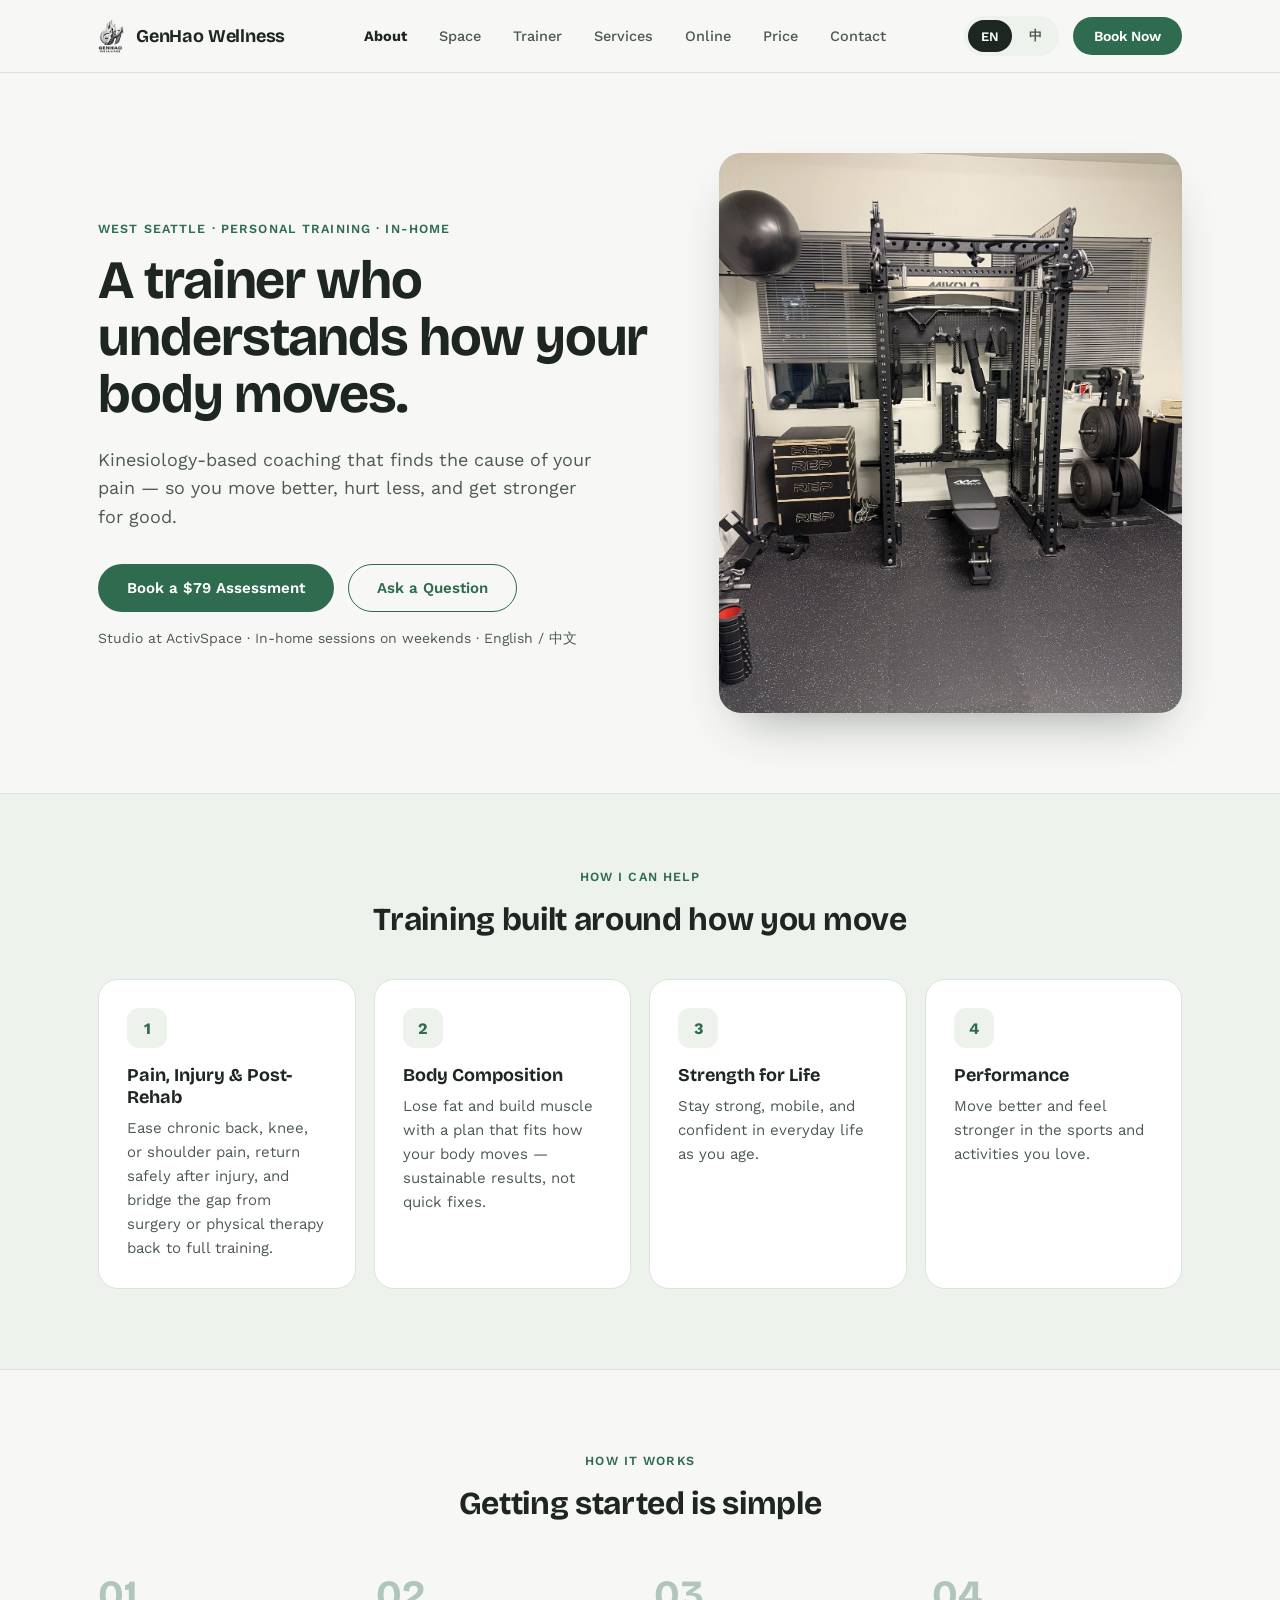
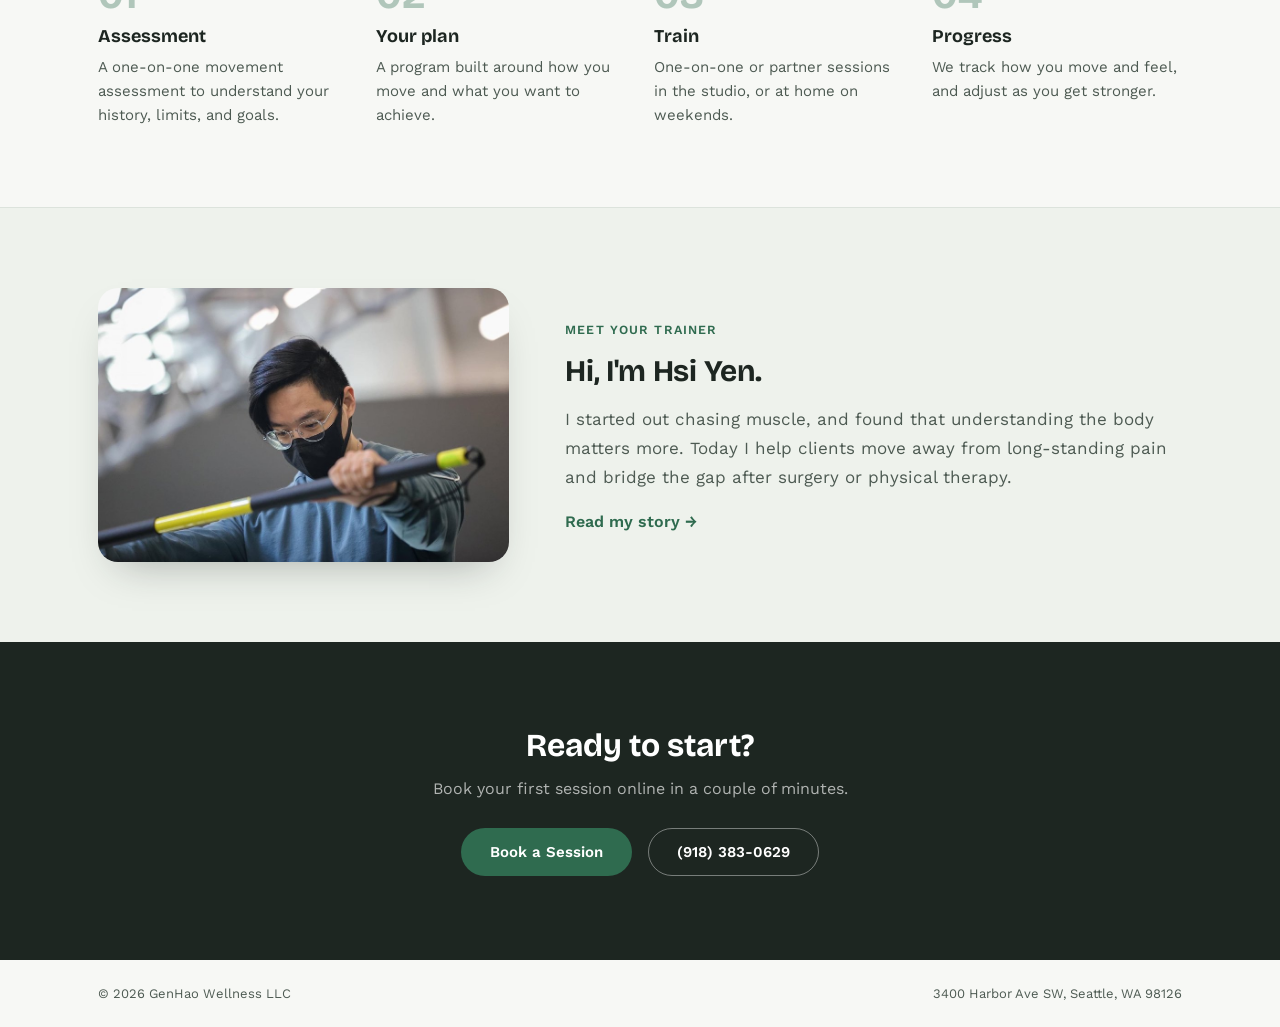
<file: index.html>
<!doctype html>
<html lang="en">
<head>
<meta charset="utf-8">
<meta name="viewport" content="width=device-width, initial-scale=1">
<title>GenHao Wellness &mdash; Personal Training &amp; Wellness Coaching, West Seattle</title>
<meta name="description" content="GenHao Wellness is a kinesiology-based personal training studio in West Seattle, WA, specializing in post-injury recovery and body composition coaching.">
<link rel="canonical" href="https://genhaowellness.com/">
<link rel="icon" href="favicon.svg" type="image/svg+xml">
<link rel="apple-touch-icon" href="apple-touch-icon.png">
<meta property="og:type" content="website">
<meta property="og:site_name" content="GenHao Wellness">
<meta property="og:title" content="GenHao Wellness — Personal Training &amp; Wellness Coaching, West Seattle">
<meta property="og:description" content="GenHao Wellness is a kinesiology-based personal training studio in West Seattle, WA, specializing in post-injury recovery and body composition coaching.">
<meta property="og:url" content="https://genhaowellness.com/">
<meta property="og:image" content="https://genhaowellness.com/og-image.jpg">
<meta property="og:image:width" content="1200">
<meta property="og:image:height" content="630">
<meta name="twitter:card" content="summary_large_image">
<link rel="preconnect" href="https://fonts.googleapis.com">
<link rel="preconnect" href="https://fonts.gstatic.com" crossorigin>
<link href="https://fonts.googleapis.com/css2?family=Bricolage+Grotesque:wght@500;600;700;800&family=Work+Sans:wght@400;500;600&display=swap" rel="stylesheet">
<link rel="stylesheet" href="styles.css?v=20261106a">
</head>
<body>
<div id="app"></div>

<script src="common.js?v=20261106a"></script>
<script>
mountPage('about', function (T) {
  const cards = T.help.cards.map((c, i) => `
        <div class="card" style="padding:28px;">
          <div style="width:40px; height:40px; border-radius:12px; background:var(--bg-alt); color:var(--accent); font-weight:700; display:flex; align-items:center; justify-content:center; margin-bottom:16px;">${i + 1}</div>
          <h3 style="font-size:18px; font-weight:700; margin-bottom:8px;">${esc(c[0])}</h3>
          <p style="font-size:15px; line-height:1.6; color:var(--ink-soft);">${esc(c[1])}</p>
        </div>`).join('');
  const steps = T.steps.items.map((st, i) => `
        <div style="position:relative; padding-top:8px;">
          <div style="font-family:'Bricolage Grotesque',sans-serif; font-size:40px; font-weight:700; color:var(--accent); opacity:0.35; line-height:1;">0${i + 1}</div>
          <h3 style="font-size:18px; font-weight:700; margin:10px 0 8px;">${esc(st[0])}</h3>
          <p style="font-size:15px; line-height:1.6; color:var(--ink-soft);">${esc(st[1])}</p>
        </div>`).join('');
  return `
  <section id="top" style="padding-top:80px; padding-bottom:80px;">
    <div class="wrap hero-grid" style="display:grid; grid-template-columns:1.1fr 0.9fr; gap:56px; align-items:center;">
      <div>
        <span class="eyebrow">${esc(T.hero.eyebrow)}</span>
        <h1 class="hero-headline" style="font-size:54px; line-height:1.06; font-weight:700; letter-spacing:-0.02em;">${esc(T.hero.headline)}</h1>
        <p style="margin-top:22px; font-size:18px; line-height:1.6; color:var(--ink-soft); max-width:500px;">${esc(T.hero.sub)}</p>
        <div style="margin-top:32px; display:flex; align-items:center; gap:14px; flex-wrap:wrap;">
          <a class="btn btn-accent" href="${BOOK_URL}" target="_blank" rel="noopener">${esc(T.hero.cta)}</a>
          <a class="btn btn-ghost" href="contact.html">${esc(T.hero.cta2)}</a>
        </div>
        <p style="margin-top:18px; font-size:14px; color:var(--ink-soft);">${esc(T.hero.note)}</p>
      </div>
      <div class="hero-photo">
        <img src="studio-1.jpg" alt="GenHao Wellness training studio at ActivSpace, West Seattle" style="width:100%; aspect-ratio:4/5; max-height:560px; object-fit:cover; object-position:center 60%; border-radius:22px; display:block; box-shadow:0 24px 50px -24px rgba(29,38,33,0.45);">
      </div>
    </div>
  </section>

  <section class="section-pad" style="padding-top:72px; padding-bottom:80px; background:var(--bg-alt); border-top:1px solid var(--line); border-bottom:1px solid var(--line);">
    <div class="wrap">
      <div style="text-align:center; max-width:640px; margin:0 auto 40px;">
        <span class="eyebrow">${esc(T.help.eyebrow)}</span>
        <h2 style="font-size:32px; font-weight:700; letter-spacing:-0.01em;">${esc(T.help.heading)}</h2>
      </div>
      <div class="cards-4" style="display:grid; grid-template-columns:repeat(4, 1fr); gap:18px;">${cards}
      </div>
    </div>
  </section>

  <section class="section-pad" style="padding-top:80px; padding-bottom:80px;">
    <div class="wrap">
      <div style="text-align:center; max-width:640px; margin:0 auto 44px;">
        <span class="eyebrow">${esc(T.steps.eyebrow)}</span>
        <h2 style="font-size:32px; font-weight:700; letter-spacing:-0.01em;">${esc(T.steps.heading)}</h2>
      </div>
      <div class="cards-4" style="display:grid; grid-template-columns:repeat(4, 1fr); gap:28px;">${steps}
      </div>
    </div>
  </section>

  <section class="section-pad" style="padding-top:80px; padding-bottom:80px; background:var(--bg-alt); border-top:1px solid var(--line);">
    <div class="wrap trainer-grid" style="display:grid; grid-template-columns:0.8fr 1.2fr; gap:56px; align-items:center;">
      <img class="trainer-photo" src="trainer-hsiyen.jpg" alt="Hsi Yen Wang" style="width:100%; border-radius:20px; display:block; object-fit:cover; box-shadow:0 20px 40px -20px rgba(29,38,33,0.35);">
      <div>
        <span class="eyebrow">${esc(T.coach.eyebrow)}</span>
        <h2 style="font-size:30px; font-weight:700; letter-spacing:-0.01em;">${esc(T.coach.heading)}</h2>
        <p style="margin-top:16px; font-size:17px; line-height:1.7; color:var(--ink-soft);">${esc(T.coach.body)}</p>
        <a href="trainer.html" style="display:inline-block; margin-top:20px; font-weight:600;">${esc(T.coach.link)} →</a>
      </div>
    </div>
  </section>

  ${REVIEWS.length ? `
  <section class="section-pad" style="padding-top:80px; padding-bottom:80px;">
    <div class="wrap">
      <div style="text-align:center; max-width:640px; margin:0 auto 40px;">
        <span class="eyebrow">${esc(T.reviews.eyebrow)}</span>
        <h2 style="font-size:32px; font-weight:700; letter-spacing:-0.01em;">${esc(T.reviews.heading)}</h2>
      </div>
      <div class="cards-3" style="display:grid; grid-template-columns:repeat(${Math.min(REVIEWS.length, 3)}, 1fr); gap:20px;">
        ${REVIEWS.map(r => `
        <figure class="card" style="margin:0; padding:28px;">
          <div style="color:var(--accent); font-size:18px; letter-spacing:2px; margin-bottom:12px;">★★★★★</div>
          <blockquote style="margin:0; font-size:16px; line-height:1.7; color:var(--ink);">“${esc((currentLang === 'zh' && r.zh) ? r.zh : r.en)}”</blockquote>
          <figcaption style="margin-top:16px; font-size:14px; font-weight:600; color:var(--ink-soft);">— ${esc(r.name)}</figcaption>
        </figure>`).join('')}
      </div>
      ${GOOGLE_REVIEWS_URL ? `<p style="text-align:center; margin-top:28px;"><a href="${GOOGLE_REVIEWS_URL}" target="_blank" rel="noopener" style="font-weight:600;">${esc(T.reviews.more)} →</a></p>` : ''}
    </div>
  </section>` : ''}

  `;
});
</script>
<script data-goatcounter="https://genhaowellness.goatcounter.com/count" async src="//gc.zgo.at/count.js"></script>
</body>
</html>
</file>
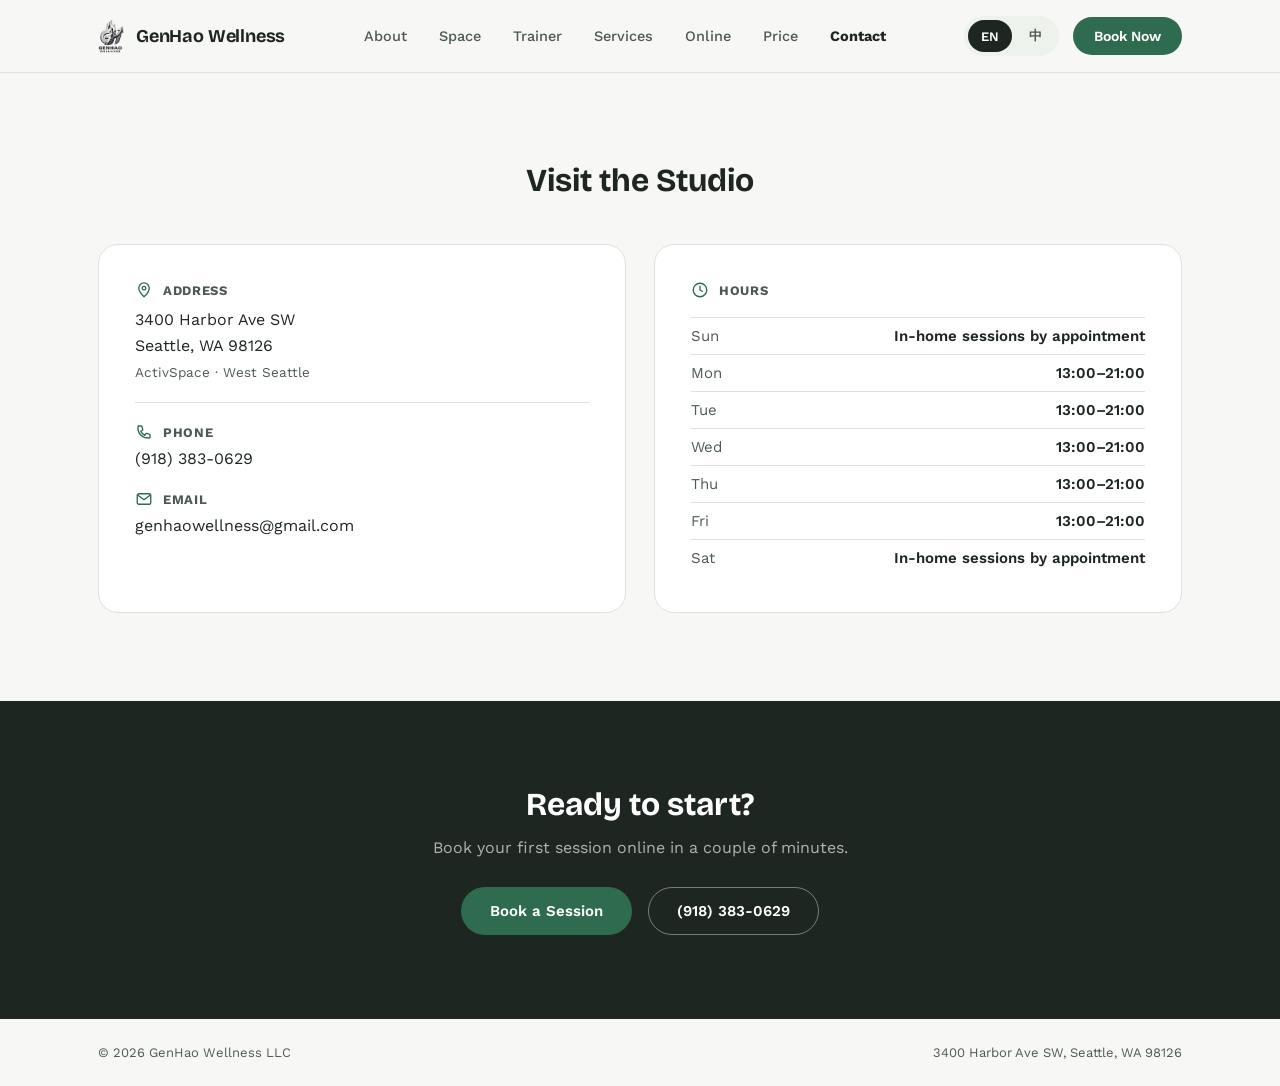
<file: contact.html>
<!doctype html>
<html lang="en">
<head>
<meta charset="utf-8">
<meta name="viewport" content="width=device-width, initial-scale=1">
<title>Contact &amp; Location &mdash; GenHao Wellness</title>
<meta name="description" content="Address, hours, phone and email for GenHao Wellness at ActivSpace, West Seattle.">
<link rel="canonical" href="https://genhaowellness.com/contact">
<link rel="icon" href="favicon.svg" type="image/svg+xml">
<link rel="apple-touch-icon" href="apple-touch-icon.png">
<meta property="og:type" content="website">
<meta property="og:site_name" content="GenHao Wellness">
<meta property="og:title" content="Contact &amp; Location — GenHao Wellness">
<meta property="og:description" content="Address, hours, phone and email for GenHao Wellness at ActivSpace, West Seattle.">
<meta property="og:url" content="https://genhaowellness.com/contact">
<meta property="og:image" content="https://genhaowellness.com/og-image.jpg">
<meta property="og:image:width" content="1200">
<meta property="og:image:height" content="630">
<meta name="twitter:card" content="summary_large_image">
<link rel="preconnect" href="https://fonts.googleapis.com">
<link rel="preconnect" href="https://fonts.gstatic.com" crossorigin>
<link href="https://fonts.googleapis.com/css2?family=Bricolage+Grotesque:wght@500;600;700;800&family=Work+Sans:wght@400;500;600&display=swap" rel="stylesheet">
<link rel="stylesheet" href="styles.css?v=20261106a">
</head>
<body>
<div id="app"></div>

<script src="common.js?v=20261106a"></script>
<script>
mountPage('contact', function (T) {
  const hoursRowsHtml = HOURS_RAW.map(h => `
    <div style="display:flex; justify-content:space-between; padding:9px 0; border-top:1px solid var(--line); font-size:15px;">
      <span style="color:var(--ink-soft);">${esc(T.location.days[h.key])}</span>
      <span style="font-weight:600;">${h.hours === 'MSG' ? esc(T.location.messageLabel) : h.hours === 'HOME' ? esc(T.location.homeLabel) : (h.hours ? esc(h.hours) : esc(T.location.closedLabel))}</span>
    </div>
  `).join('');

  return `
  <section class="section-pad" style="padding-top:88px; padding-bottom:88px;">
    <div class="wrap">
      <h1 style="font-size:32px; font-weight:700; text-align:center; margin-bottom:44px;">${esc(T.location.heading)}</h1>
      <div class="location-grid" style="display:grid; grid-template-columns:1fr 1fr; gap:28px; align-items:stretch;">
        <div class="card" style="display:flex; flex-direction:column; gap:22px;">
          <div>
            <div style="display:flex; align-items:center; gap:10px; margin-bottom:8px;">
              <svg width="18" height="18" viewBox="0 0 24 24" fill="none" stroke="${ACCENT_HEX}" stroke-width="1.8" stroke-linecap="round" stroke-linejoin="round"><path d="M12 21s-7-6.2-7-11.5A7 7 0 0 1 19 9.5C19 14.8 12 21 12 21Z"></path><circle cx="12" cy="9.5" r="2.4"></circle></svg>
              <span style="font-size:13px; font-weight:700; text-transform:uppercase; letter-spacing:0.05em; color:var(--ink-soft);">${esc(T.location.addressLabel)}</span>
            </div>
            <p style="font-size:16px; line-height:1.6;">3400 Harbor Ave SW<br>Seattle, WA 98126</p>
            <p style="font-size:13.5px; color:var(--ink-soft); margin-top:6px;">${esc(T.location.neighborhood)}</p>
          </div>
          <div style="border-top:1px solid var(--line); padding-top:20px;">
            <div style="display:flex; align-items:center; gap:10px; margin-bottom:8px;">
              <svg width="18" height="18" viewBox="0 0 24 24" fill="none" stroke="${ACCENT_HEX}" stroke-width="1.8" stroke-linecap="round" stroke-linejoin="round"><path d="M4 5c0-.6.4-1 1-1h3.2c.5 0 .9.3 1 .8l1 3.6c.1.4 0 .9-.4 1.2L7.6 11c1.1 2.4 3 4.3 5.4 5.4l1.4-2.2c.3-.4.8-.5 1.2-.4l3.6 1c.5.1.8.5.8 1V19c0 .6-.4 1-1 1h-1C9.6 20 4 14.4 4 7V5Z"></path></svg>
              <span style="font-size:13px; font-weight:700; text-transform:uppercase; letter-spacing:0.05em; color:var(--ink-soft);">${esc(T.location.phoneLabel)}</span>
            </div>
            <a href="tel:+19183830629" style="font-size:16px; color:var(--ink);">(918) 383-0629</a>
          </div>
          <div>
            <div style="display:flex; align-items:center; gap:10px; margin-bottom:8px;">
              <svg width="18" height="18" viewBox="0 0 24 24" fill="none" stroke="${ACCENT_HEX}" stroke-width="1.8" stroke-linecap="round" stroke-linejoin="round"><rect x="3" y="5" width="18" height="14" rx="2"></rect><path d="m4 7 8 6 8-6"></path></svg>
              <span style="font-size:13px; font-weight:700; text-transform:uppercase; letter-spacing:0.05em; color:var(--ink-soft);">${esc(T.location.emailLabel)}</span>
            </div>
            <a href="mailto:genhaowellness@gmail.com" style="font-size:16px; color:var(--ink); word-break:break-word;">genhaowellness@gmail.com</a>
          </div>
        </div>
        <div class="card">
          <div style="display:flex; align-items:center; gap:10px; margin-bottom:18px;">
            <svg width="18" height="18" viewBox="0 0 24 24" fill="none" stroke="${ACCENT_HEX}" stroke-width="1.8" stroke-linecap="round" stroke-linejoin="round"><circle cx="12" cy="12" r="9"></circle><path d="M12 7v5l3.2 2"></path></svg>
            <span style="font-size:13px; font-weight:700; text-transform:uppercase; letter-spacing:0.05em; color:var(--ink-soft);">${esc(T.location.hoursLabel)}</span>
          </div>
          <div style="display:flex; flex-direction:column;">${hoursRowsHtml}</div>
        </div>
      </div>
    </div>
  </section>
  `;
});
</script>
<script data-goatcounter="https://genhaowellness.goatcounter.com/count" async src="//gc.zgo.at/count.js"></script>
</body>
</html>
</file>
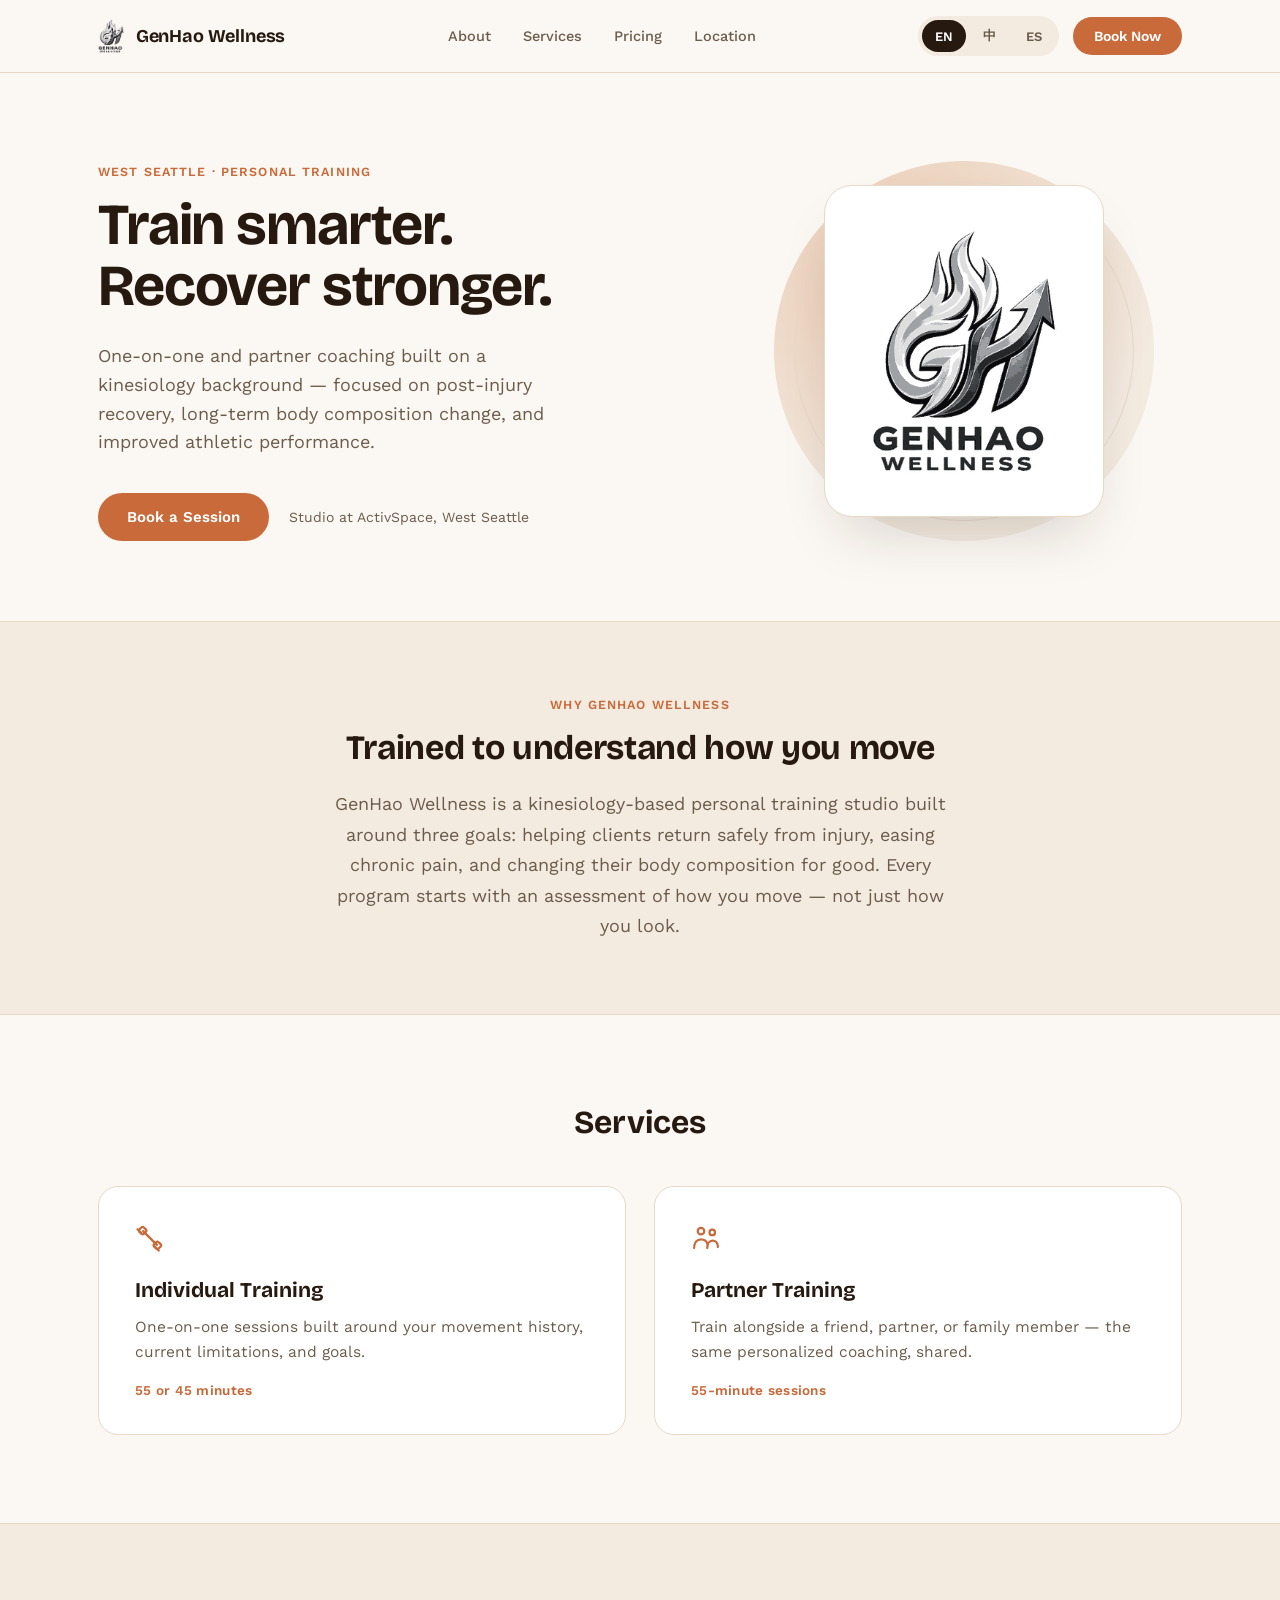
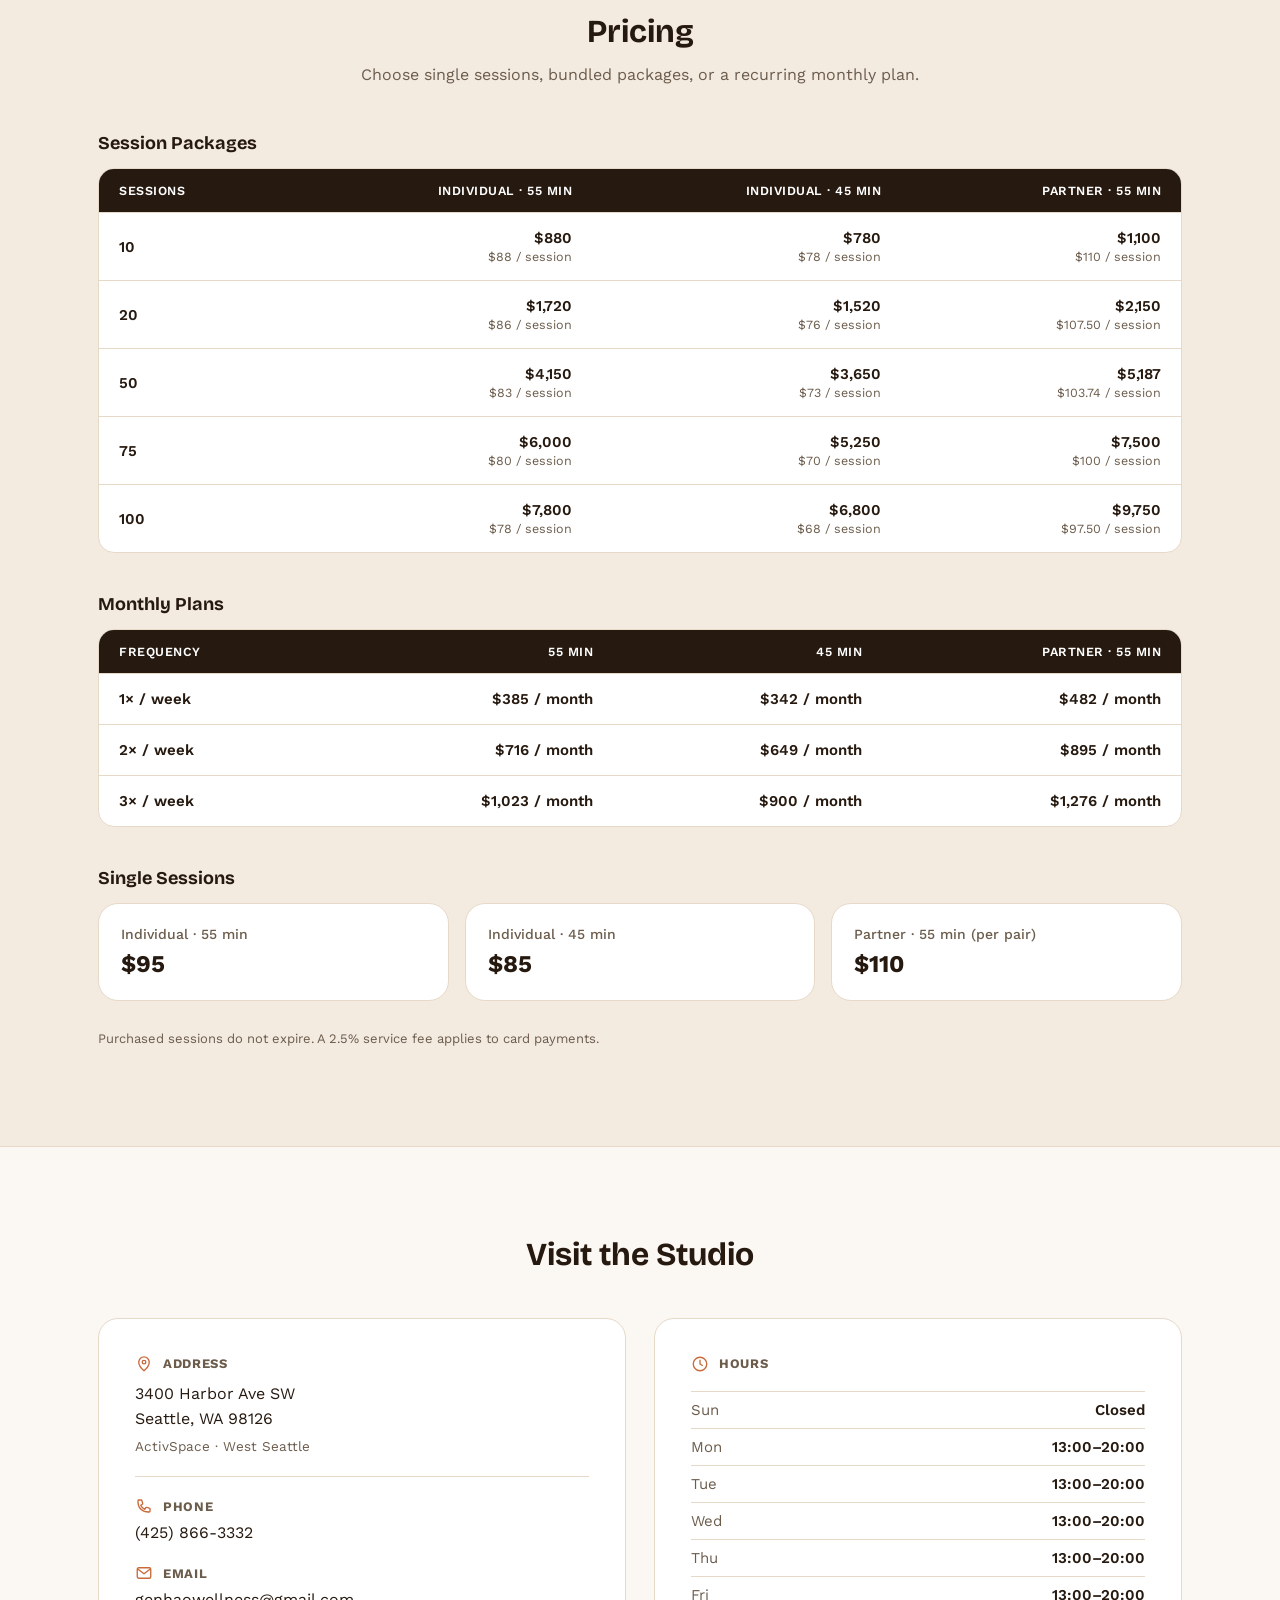
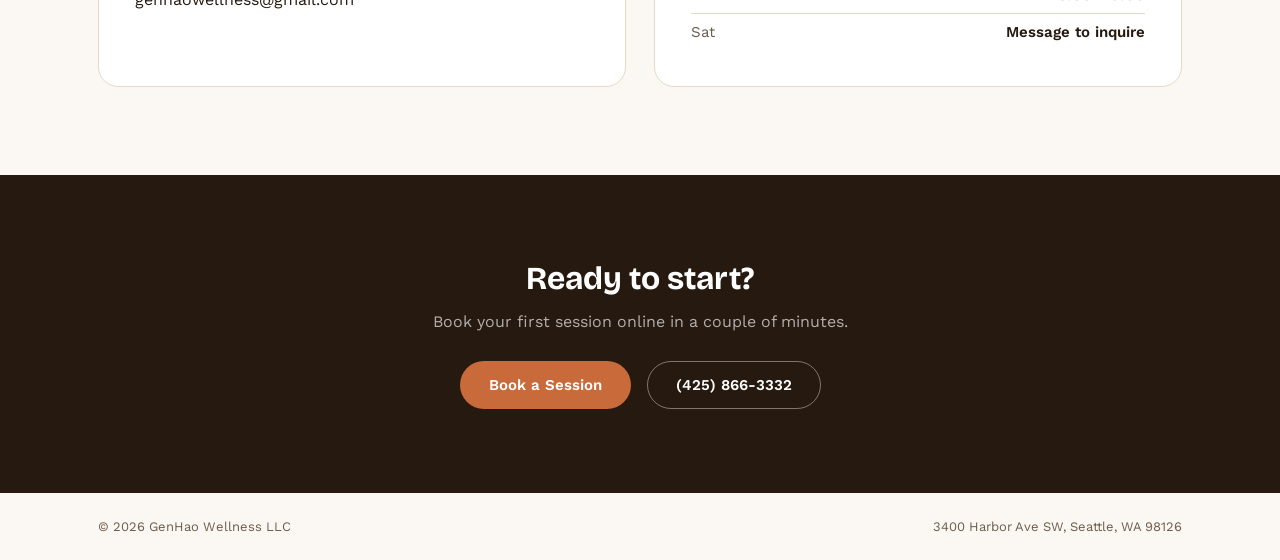
<file: index_1.html>
<!doctype html>
<html lang="en">
<head>
<meta charset="utf-8">
<meta name="viewport" content="width=device-width, initial-scale=1">
<title>GenHao Wellness &mdash; Personal Training &amp; Wellness Coaching, West Seattle</title>
<meta name="description" content="GenHao Wellness is a kinesiology-based personal training studio in West Seattle, WA, specializing in post-injury recovery and body composition coaching.">
<link rel="preconnect" href="https://fonts.googleapis.com">
<link rel="preconnect" href="https://fonts.gstatic.com" crossorigin>
<link href="https://fonts.googleapis.com/css2?family=Bricolage+Grotesque:wght@500;600;700;800&family=Work+Sans:wght@400;500;600&display=swap" rel="stylesheet">
<style>
  :root {
    --bg: #FBF7F2;
    --bg-alt: #F3EAE0;
    --ink: #26190F;
    --ink-soft: #6b5c4c;
    --accent: #C96A3B;
    --accent-dark: #A6522A;
    --line: #E6D9C8;
    --white: #FFFFFF;
  }
  * { box-sizing: border-box; }
  html { scroll-behavior: smooth; }
  body { margin: 0; background: var(--bg); color: var(--ink); font-family: 'Work Sans', system-ui, -apple-system, sans-serif; }
  h1, h2, h3 { font-family: 'Bricolage Grotesque', system-ui, sans-serif; margin: 0; }
  p { margin: 0; }
  a { color: var(--accent); text-decoration: none; }
  a:hover { color: var(--accent-dark); }
  img { max-width: 100%; }
  .wrap { max-width: 1180px; margin: 0 auto; padding: 0 48px; }
  .btn {
    display: inline-flex; align-items: center; justify-content: center;
    padding: 14px 28px; border-radius: 999px; font-weight: 600; font-size: 15px;
    white-space: nowrap; cursor: pointer; border: 1px solid transparent;
  }
  .btn-accent { background: var(--accent); color: var(--white); }
  .btn-accent:hover { background: var(--accent-dark); color: var(--white); }
  .btn-outline { background: transparent; color: var(--white); border-color: rgba(255,255,255,0.4); }
  .btn-outline:hover { border-color: #fff; color: #fff; }
  .eyebrow {
    display: inline-block; font-size: 12.5px; font-weight: 600; letter-spacing: 0.09em;
    text-transform: uppercase; color: var(--accent); margin-bottom: 16px;
  }
  .lang-switch { display: flex; gap: 4px; background: var(--bg-alt); border-radius: 999px; padding: 4px; }
  .lang-btn {
    border: none; background: transparent; font-family: 'Work Sans', sans-serif; font-size: 13px;
    font-weight: 600; padding: 7px 13px; border-radius: 999px; cursor: pointer; color: var(--ink-soft);
  }
  .lang-btn.active { background: var(--ink); color: var(--white); }
  table { border-collapse: collapse; width: 100%; }
  .card { background: var(--white); border: 1px solid var(--line); border-radius: 20px; padding: 36px; }
  .table-wrap { background: var(--white); border-radius: 16px; overflow: hidden; border: 1px solid var(--line); margin-bottom: 40px; }
  th { text-align: right; padding: 14px 20px; color: var(--white); font-size: 12.5px; font-weight: 600; letter-spacing: 0.04em; text-transform: uppercase; }
  th:first-child { text-align: left; }
  td { padding: 16px 20px; text-align: right; border-top: 1px solid var(--line); }
  td:first-child { text-align: left; font-weight: 600; font-size: 15px; }
  .price-total { font-weight: 600; font-size: 15px; }
  .price-per { font-size: 12.5px; color: var(--ink-soft); margin-top: 2px; }
  @media (max-width: 760px) {
    .wrap { padding: 0 22px; }
    .hero-grid { grid-template-columns: 1fr !important; }
    .hero-visual { display: none !important; }
    .about-body { font-size: 17px !important; }
    .services-grid { grid-template-columns: 1fr !important; }
    .location-grid { grid-template-columns: 1fr !important; }
    .single-grid { grid-template-columns: 1fr !important; }
    .nav-links { display: none !important; }
    .hero-headline { font-size: 40px !important; }
    .section-pad { padding-top: 56px !important; padding-bottom: 56px !important; }
    .table-wrap { overflow-x: auto; }
    .table-wrap table { min-width: 560px; }
  }
</style>
</head>
<body>
<div id="app"></div>

<script>
const LOGO_SRC = "[data-uri]";
const BOOK_URL = "https://square.site/book/LKDXA5DTE8VQW/genhao-wellness-llc-seattle-wa";
const ACCENT_HEX = "#C96A3B";

const PACKAGE_DATA = [
  { n: 10,  ind55: 880,  ind55Per: 88,     ind45: 780,  ind45Per: 78,   partner: 1100, partnerPer: 110 },
  { n: 20,  ind55: 1720, ind55Per: 86,     ind45: 1520, ind45Per: 76,   partner: 2150, partnerPer: 107.5 },
  { n: 50,  ind55: 4150, ind55Per: 83,     ind45: 3650, ind45Per: 73,   partner: 5187, partnerPer: 103.74 },
  { n: 75,  ind55: 6000, ind55Per: 80,     ind45: 5250, ind45Per: 70,   partner: 7500, partnerPer: 100 },
  { n: 100, ind55: 7800, ind55Per: 78,     ind45: 6800, ind45Per: 68,   partner: 9750, partnerPer: 97.5 },
];

const MONTHLY_DATA = [
  { freqKey: '1x', ind55: 385,  ind45: 342, partner: 482 },
  { freqKey: '2x', ind55: 716,  ind45: 649, partner: 895 },
  { freqKey: '3x', ind55: 1023, ind45: 900, partner: 1276 },
];

const HOURS_RAW = [
  { key: 0, hours: null },
  { key: 1, hours: "13:00–20:00" },
  { key: 2, hours: "13:00–20:00" },
  { key: 3, hours: "13:00–20:00" },
  { key: 4, hours: "13:00–20:00" },
  { key: 5, hours: "13:00–20:00" },
  { key: 6, hours: "MSG" }
];

function fmtMoney(n) {
  const rounded = Math.round(n * 100) / 100;
  const isInt = Number.isInteger(rounded);
  return '$' + rounded.toLocaleString('en-US', isInt ? {} : { minimumFractionDigits: 2, maximumFractionDigits: 2 });
}

function esc(s) {
  return String(s).replace(/&/g, '&amp;').replace(/</g, '&lt;').replace(/>/g, '&gt;');
}

const COPY = {
  en: {
    nav: { about: "About", services: "Services", pricing: "Pricing", location: "Location", book: "Book Now" },
    hero: {
      eyebrow: "West Seattle · Personal Training",
      headline: "Train smarter.\nRecover stronger.",
      sub: "One-on-one and partner coaching built on a kinesiology background — focused on post-injury recovery, long-term body composition change, and improved athletic performance.",
      cta: "Book a Session",
      note: "Studio at ActivSpace, West Seattle"
    },
    about: {
      eyebrow: "Why GenHao Wellness",
      heading: "Trained to understand how you move",
      body: "GenHao Wellness is a kinesiology-based personal training studio built around three goals: helping clients return safely from injury, easing chronic pain, and changing their body composition for good. Every program starts with an assessment of how you move — not just how you look."
    },
    services: {
      heading: "Services",
      individual: { title: "Individual Training", desc: "One-on-one sessions built around your movement history, current limitations, and goals.", note: "55 or 45 minutes" },
      partner: { title: "Partner Training", desc: "Train alongside a friend, partner, or family member — the same personalized coaching, shared.", note: "55-minute sessions" }
    },
    pricing: {
      heading: "Pricing",
      sub: "Choose single sessions, bundled packages, or a recurring monthly plan.",
      packagesHeading: "Session Packages",
      packagesCols: { sessions: "Sessions", ind55: "Individual · 55 min", ind45: "Individual · 45 min", partner: "Partner · 55 min" },
      monthlyHeading: "Monthly Plans",
      monthlyCols: { freq: "Frequency", ind55: "55 min", ind45: "45 min", partner: "Partner · 55 min" },
      singleHeading: "Single Sessions",
      singleItems: [
        { label: "Individual · 55 min", price: "$95" },
        { label: "Individual · 45 min", price: "$85" },
        { label: "Partner · 55 min (per pair)", price: "$110" }
      ],
      perSessionSuffix: " / session",
      monthSuffix: " / month",
      freqLabels: { '1x': "1× / week", '2x': "2× / week", '3x': "3× / week" },
      note: "Purchased sessions do not expire. A 2.5% service fee applies to card payments."
    },
    location: {
      heading: "Visit the Studio",
      addressLabel: "Address",
      hoursLabel: "Hours",
      phoneLabel: "Phone",
      emailLabel: "Email",
      neighborhood: "ActivSpace · West Seattle",
      closedLabel: "Closed",
      messageLabel: "Message to inquire",
      days: ["Sun", "Mon", "Tue", "Wed", "Thu", "Fri", "Sat"]
    },
    cta: { heading: "Ready to start?", sub: "Book your first session online in a couple of minutes.", button: "Book a Session" },
    footer: { rights: "© 2026 GenHao Wellness LLC" }
  },
  zh: {
    nav: { about: "關於", services: "服務", pricing: "價格", location: "地點", book: "立即預約" },
    hero: {
      eyebrow: "西雅圖西區·一對一教練",
      headline: "練得聪明，\n恢復得更強壯。",
      sub: "以運動科學為基礎的一對一與雙人教練課程，擅長傷後復原、長期體態改變，以及提升運動表現。",
      cta: "立即預約",
      note: "工作室位於西雅圖 West Seattle 的 ActivSpace"
    },
    about: {
      eyebrow: "為什麼選擇 GenHao Wellness",
      heading: "從你的身體如何動開始",
      body: "GenHao Wellness 是一家以運動科學為基礎的個人教練工作室，圍繞三個目標打造：協助學員安全地從傷後復原、改善長期疼痛困擾，並長期改變他們的體態組成。每一套訓練計畫都從評估你的動作模式開始，而不只是外表。"
    },
    services: {
      heading: "服務項目",
      individual: { title: "個人課程", desc: "依照你的動作病史、目前限制與目標，量身打造的一對一課程。", note: "55或45分鐘" },
      partner: { title: "雙人課程", desc: "與朋友、伴侶或家人一起訓練——同樣專屬的指導，共享一堂課。", note: "55分鐘課程" }
    },
    pricing: {
      heading: "價格",
      sub: "可選擇單堂課、多堂課程包，或每月固定方案。",
      packagesHeading: "課程包",
      packagesCols: { sessions: "堂數", ind55: "個人·55分鐘", ind45: "個人·45分鐘", partner: "雙人·55分鐘" },
      monthlyHeading: "月方案",
      monthlyCols: { freq: "頻率", ind55: "55分鐘", ind45: "45分鐘", partner: "雙人·55分鐘" },
      singleHeading: "單堂課程",
      singleItems: [
        { label: "個人課程·55分鐘", price: "$95" },
        { label: "個人課程·45分鐘", price: "$85" },
        { label: "雙人課程·55分鐘（每對）", price: "$110" }
      ],
      perSessionSuffix: " / 堂",
      monthSuffix: " / 月",
      freqLabels: { '1x': "每週 1 次", '2x': "每週 2 次", '3x': "每週 3 次" },
      note: "已購買的堂數沒有使用期限。信用卡付款需加收 2.5% 服務費。"
    },
    location: {
      heading: "工作室資訊",
      addressLabel: "地址",
      hoursLabel: "營業時間",
      phoneLabel: "電話",
      emailLabel: "電子郵件",
      neighborhood: "ActivSpace·西雅圖西區",
      closedLabel: "休息",
      messageLabel: "請訊息詢問",
      days: ["週日", "週一", "週二", "週三", "週四", "週五", "週六"]
    },
    cta: { heading: "準備好開始了嗎？", sub: "線上幾分鐘即可預約你的第一堂課。", button: "立即預約" },
    footer: { rights: "© 2026 GenHao Wellness LLC" }
  },
  es: {
    nav: { about: "Nosotros", services: "Servicios", pricing: "Precios", location: "Ubicación", book: "Reservar" },
    hero: {
      eyebrow: "West Seattle · Entrenamiento personal",
      headline: "Entrena más inteligente.\nRecupérate más fuerte.",
      sub: "Coaching individual y en pareja basado en kinesiología, enfocado en la recuperación de lesiones, el cambio de composición corporal a largo plazo y la mejora del rendimiento físico.",
      cta: "Reservar sesión",
      note: "Estudio en ActivSpace, West Seattle"
    },
    about: {
      eyebrow: "Por qué GenHao Wellness",
      heading: "Formado para entender cómo te mueves",
      body: "GenHao Wellness es un estudio de entrenamiento personal basado en kinesiología, creado en torno a tres objetivos: ayudarte a recuperarte de una lesión de forma segura, aliviar el dolor crónico y transformar tu composición corporal de manera duradera. Cada programa comienza evaluando cómo te mueves, no solo cómo te ves."
    },
    services: {
      heading: "Servicios",
      individual: { title: "Entrenamiento individual", desc: "Sesiones personalizadas según tu historial de movimiento, limitaciones actuales y objetivos.", note: "55 o 45 minutos" },
      partner: { title: "Entrenamiento en pareja", desc: "Entrena junto a un amigo, pareja o familiar — el mismo coaching personalizado, compartido.", note: "Sesiones de 55 minutos" }
    },
    pricing: {
      heading: "Precios",
      sub: "Elige sesiones sueltas, paquetes de sesiones o un plan mensual recurrente.",
      packagesHeading: "Paquetes de sesiones",
      packagesCols: { sessions: "Sesiones", ind55: "Individual · 55 min", ind45: "Individual · 45 min", partner: "Pareja · 55 min" },
      monthlyHeading: "Planes mensuales",
      monthlyCols: { freq: "Frecuencia", ind55: "55 min", ind45: "45 min", partner: "Pareja · 55 min" },
      singleHeading: "Sesiones sueltas",
      singleItems: [
        { label: "Individual · 55 min", price: "$95" },
        { label: "Individual · 45 min", price: "$85" },
        { label: "Pareja · 55 min (por pareja)", price: "$110" }
      ],
      perSessionSuffix: " / sesión",
      monthSuffix: " / mes",
      freqLabels: { '1x': "1× / semana", '2x': "2× / semana", '3x': "3× / semana" },
      note: "Las sesiones compradas no caducan. Se aplica un cargo por servicio del 2.5% a los pagos con tarjeta."
    },
    location: {
      heading: "Visita el estudio",
      addressLabel: "Dirección",
      hoursLabel: "Horario",
      phoneLabel: "Teléfono",
      emailLabel: "Correo",
      neighborhood: "ActivSpace · West Seattle",
      closedLabel: "Cerrado",
      messageLabel: "Escríbenos para consultar",
      days: ["Dom", "Lun", "Mar", "Mié", "Jue", "Vie", "Sáb"]
    },
    cta: { heading: "¿Listo para empezar?", sub: "Reserva tu primera sesión en línea en un par de minutos.", button: "Reservar sesión" },
    footer: { rights: "© 2026 GenHao Wellness LLC" }
  }
};

let currentLang = 'en';

function svgIcon(path, size) {
  return path;
}

function render() {
  const T = COPY[currentLang];

  const packageRowsHtml = PACKAGE_DATA.map(row => `
    <tr>
      <td>${row.n}</td>
      <td><div class="price-total">${fmtMoney(row.ind55)}</div><div class="price-per">${fmtMoney(row.ind55Per)}${T.pricing.perSessionSuffix}</div></td>
      <td><div class="price-total">${fmtMoney(row.ind45)}</div><div class="price-per">${fmtMoney(row.ind45Per)}${T.pricing.perSessionSuffix}</div></td>
      <td><div class="price-total">${fmtMoney(row.partner)}</div><div class="price-per">${fmtMoney(row.partnerPer)}${T.pricing.perSessionSuffix}</div></td>
    </tr>
  `).join('');

  const monthlyRowsHtml = MONTHLY_DATA.map(row => `
    <tr>
      <td>${T.pricing.freqLabels[row.freqKey]}</td>
      <td class="price-total">${fmtMoney(row.ind55)}${T.pricing.monthSuffix}</td>
      <td class="price-total">${fmtMoney(row.ind45)}${T.pricing.monthSuffix}</td>
      <td class="price-total">${fmtMoney(row.partner)}${T.pricing.monthSuffix}</td>
    </tr>
  `).join('');

  const singleCardsHtml = T.pricing.singleItems.map(item => `
    <div class="card" style="padding:22px; display:flex; flex-direction:column; gap:8px;">
      <span style="font-size:14px; color:var(--ink-soft); font-weight:500;">${esc(item.label)}</span>
      <span style="font-size:24px; font-weight:700;">${esc(item.price)}</span>
    </div>
  `).join('');

  const hoursRowsHtml = HOURS_RAW.map(h => `
    <div style="display:flex; justify-content:space-between; padding:9px 0; border-top:1px solid var(--line); font-size:15px;">
      <span style="color:var(--ink-soft);">${esc(T.location.days[h.key])}</span>
      <span style="font-weight:600;">${h.hours === 'MSG' ? esc(T.location.messageLabel) : (h.hours ? esc(h.hours) : esc(T.location.closedLabel))}</span>
    </div>
  `).join('');

  const langBtn = (code, label) => `<button class="lang-btn ${currentLang === code ? 'active' : ''}" data-lang="${code}">${label}</button>`;

  document.getElementById('app').innerHTML = `
  <header style="position:sticky; top:0; z-index:50; background:rgba(251,247,242,0.92); backdrop-filter:blur(6px); border-bottom:1px solid var(--line);">
    <div class="wrap" style="display:flex; align-items:center; justify-content:space-between; gap:24px; padding-top:16px; padding-bottom:16px;">
      <a href="#top" style="display:flex; align-items:center; gap:12px; color:var(--ink);">
        <img src="${LOGO_SRC}" alt="GenHao Wellness" style="height:34px; width:auto; display:block;">
        <span style="font-family:'Bricolage Grotesque',sans-serif; font-weight:700; font-size:18px; letter-spacing:-0.01em;">GenHao Wellness</span>
      </a>
      <nav class="nav-links" style="display:flex; align-items:center; gap:32px;">
        <a href="#about" style="color:var(--ink-soft); font-weight:500; font-size:14.5px;">${esc(T.nav.about)}</a>
        <a href="#services" style="color:var(--ink-soft); font-weight:500; font-size:14.5px;">${esc(T.nav.services)}</a>
        <a href="#pricing" style="color:var(--ink-soft); font-weight:500; font-size:14.5px;">${esc(T.nav.pricing)}</a>
        <a href="#location" style="color:var(--ink-soft); font-weight:500; font-size:14.5px;">${esc(T.nav.location)}</a>
      </nav>
      <div style="display:flex; align-items:center; gap:14px;">
        <div class="lang-switch">
          ${langBtn('en', 'EN')}${langBtn('zh', '中')}${langBtn('es', 'ES')}
        </div>
        <a class="btn btn-accent" href="${BOOK_URL}" target="_blank" rel="noopener" style="padding:10px 20px; font-size:14px;">${esc(T.nav.book)}</a>
      </div>
    </div>
  </header>

  <section id="top" style="padding-top:88px; padding-bottom:80px;">
    <div class="wrap hero-grid" style="display:grid; grid-template-columns:1.15fr 0.85fr; gap:56px; align-items:center;">
      <div>
        <span class="eyebrow">${esc(T.hero.eyebrow)}</span>
        <h1 class="hero-headline" style="font-size:58px; line-height:1.06; font-weight:700; letter-spacing:-0.02em; white-space:pre-line;">${esc(T.hero.headline)}</h1>
        <p style="margin-top:24px; font-size:18px; line-height:1.6; color:var(--ink-soft); max-width:480px;">${esc(T.hero.sub)}</p>
        <div style="margin-top:36px; display:flex; align-items:center; gap:20px; flex-wrap:wrap;">
          <a class="btn btn-accent" href="${BOOK_URL}" target="_blank" rel="noopener">${esc(T.hero.cta)}</a>
          <span style="font-size:14px; color:var(--ink-soft);">${esc(T.hero.note)}</span>
        </div>
      </div>
      <div class="hero-visual" style="position:relative; display:flex; align-items:center; justify-content:center;">
        <div style="position:absolute; width:380px; height:380px; border-radius:50%; background:radial-gradient(circle at 35% 30%, #E9C7AE 0%, var(--bg-alt) 70%);"></div>
        <div style="position:absolute; width:340px; height:340px; border-radius:50%; border:1px solid var(--line);"></div>
        <div style="position:relative; background:var(--white); border-radius:28px; padding:40px 44px; box-shadow:0 30px 60px -20px rgba(38,25,15,0.18); border:1px solid var(--line);">
          <img src="${LOGO_SRC}" alt="GenHao Wellness logo" style="width:190px; height:auto; display:block;">
        </div>
      </div>
    </div>
  </section>

  <section id="about" class="section-pad" style="padding-top:72px; padding-bottom:72px; background:var(--bg-alt); border-top:1px solid var(--line); border-bottom:1px solid var(--line);">
    <div class="wrap" style="max-width:720px; text-align:center; margin:0 auto;">
      <span class="eyebrow">${esc(T.about.eyebrow)}</span>
      <h2 style="font-size:34px; font-weight:700; letter-spacing:-0.01em; line-height:1.2;">${esc(T.about.heading)}</h2>
      <p class="about-body" style="margin-top:20px; font-size:18px; line-height:1.7; color:var(--ink-soft);">${esc(T.about.body)}</p>
    </div>
  </section>

  <section id="services" class="section-pad" style="padding-top:88px; padding-bottom:88px;">
    <div class="wrap">
      <h2 style="font-size:32px; font-weight:700; text-align:center; margin-bottom:44px;">${esc(T.services.heading)}</h2>
      <div class="services-grid" style="display:grid; grid-template-columns:1fr 1fr; gap:28px;">
        <div class="card">
          <svg width="30" height="30" viewBox="0 0 24 24" fill="none" stroke="${ACCENT_HEX}" stroke-width="1.8" stroke-linecap="round" stroke-linejoin="round">
            <path d="M6.5 6.5 L17.5 17.5"></path><path d="M5 8 L2 5 M16 19 L19 22"></path>
            <rect x="3.6" y="3.6" width="5" height="5" rx="1.4" transform="rotate(45 6.1 6.1)"></rect>
            <rect x="15.4" y="15.4" width="5" height="5" rx="1.4" transform="rotate(45 17.9 17.9)"></rect>
          </svg>
          <h3 style="margin-top:20px; font-size:21px; font-weight:700;">${esc(T.services.individual.title)}</h3>
          <p style="margin-top:12px; font-size:15.5px; line-height:1.65; color:var(--ink-soft);">${esc(T.services.individual.desc)}</p>
          <p style="margin-top:16px; font-size:13.5px; font-weight:600; color:var(--accent); letter-spacing:0.02em;">${esc(T.services.individual.note)}</p>
        </div>
        <div class="card">
          <svg width="30" height="30" viewBox="0 0 24 24" fill="none" stroke="${ACCENT_HEX}" stroke-width="1.8" stroke-linecap="round" stroke-linejoin="round">
            <circle cx="8" cy="6.5" r="2.6"></circle><circle cx="17" cy="7.5" r="2.2"></circle>
            <path d="M2.5 20 C2.5 15.6 4.9 13 8 13 C10.6 13 12.7 14.7 13.4 17.2"></path>
            <path d="M13 20 C13 16.4 14.8 14 17.3 14 C19.6 14 21.5 15.9 21.5 19.2"></path>
          </svg>
          <h3 style="margin-top:20px; font-size:21px; font-weight:700;">${esc(T.services.partner.title)}</h3>
          <p style="margin-top:12px; font-size:15.5px; line-height:1.65; color:var(--ink-soft);">${esc(T.services.partner.desc)}</p>
          <p style="margin-top:16px; font-size:13.5px; font-weight:600; color:var(--accent); letter-spacing:0.02em;">${esc(T.services.partner.note)}</p>
        </div>
      </div>
    </div>
  </section>

  <section id="pricing" class="section-pad" style="padding-top:88px; padding-bottom:96px; background:var(--bg-alt); border-top:1px solid var(--line); border-bottom:1px solid var(--line);">
    <div class="wrap">
      <div style="text-align:center; max-width:620px; margin:0 auto 48px;">
        <h2 style="font-size:32px; font-weight:700;">${esc(T.pricing.heading)}</h2>
        <p style="margin-top:14px; font-size:16px; color:var(--ink-soft);">${esc(T.pricing.sub)}</p>
      </div>

      <h3 style="font-size:18px; font-weight:700; margin-bottom:14px;">${esc(T.pricing.packagesHeading)}</h3>
      <div class="table-wrap">
        <table>
          <thead><tr style="background:var(--ink);">
            <th>${esc(T.pricing.packagesCols.sessions)}</th>
            <th>${esc(T.pricing.packagesCols.ind55)}</th>
            <th>${esc(T.pricing.packagesCols.ind45)}</th>
            <th>${esc(T.pricing.packagesCols.partner)}</th>
          </tr></thead>
          <tbody>${packageRowsHtml}</tbody>
        </table>
      </div>

      <h3 style="font-size:18px; font-weight:700; margin-bottom:14px;">${esc(T.pricing.monthlyHeading)}</h3>
      <div class="table-wrap">
        <table>
          <thead><tr style="background:var(--ink);">
            <th>${esc(T.pricing.monthlyCols.freq)}</th>
            <th>${esc(T.pricing.monthlyCols.ind55)}</th>
            <th>${esc(T.pricing.monthlyCols.ind45)}</th>
            <th>${esc(T.pricing.monthlyCols.partner)}</th>
          </tr></thead>
          <tbody>${monthlyRowsHtml}</tbody>
        </table>
      </div>

      <h3 style="font-size:18px; font-weight:700; margin-bottom:14px;">${esc(T.pricing.singleHeading)}</h3>
      <div class="single-grid" style="display:grid; grid-template-columns:repeat(3, minmax(0,1fr)); gap:16px; margin-bottom:28px;">
        ${singleCardsHtml}
      </div>

      <p style="font-size:13px; color:var(--ink-soft); line-height:1.6;">${esc(T.pricing.note)}</p>
    </div>
  </section>

  <section id="location" class="section-pad" style="padding-top:88px; padding-bottom:88px;">
    <div class="wrap">
      <h2 style="font-size:32px; font-weight:700; text-align:center; margin-bottom:44px;">${esc(T.location.heading)}</h2>
      <div class="location-grid" style="display:grid; grid-template-columns:1fr 1fr; gap:28px; align-items:stretch;">
        <div class="card" style="display:flex; flex-direction:column; gap:22px;">
          <div>
            <div style="display:flex; align-items:center; gap:10px; margin-bottom:8px;">
              <svg width="18" height="18" viewBox="0 0 24 24" fill="none" stroke="${ACCENT_HEX}" stroke-width="1.8" stroke-linecap="round" stroke-linejoin="round"><path d="M12 21s-7-6.2-7-11.5A7 7 0 0 1 19 9.5C19 14.8 12 21 12 21Z"></path><circle cx="12" cy="9.5" r="2.4"></circle></svg>
              <span style="font-size:13px; font-weight:700; text-transform:uppercase; letter-spacing:0.05em; color:var(--ink-soft);">${esc(T.location.addressLabel)}</span>
            </div>
            <p style="font-size:16px; line-height:1.6;">3400 Harbor Ave SW<br>Seattle, WA 98126</p>
            <p style="font-size:13.5px; color:var(--ink-soft); margin-top:6px;">${esc(T.location.neighborhood)}</p>
          </div>
          <div style="border-top:1px solid var(--line); padding-top:20px;">
            <div style="display:flex; align-items:center; gap:10px; margin-bottom:8px;">
              <svg width="18" height="18" viewBox="0 0 24 24" fill="none" stroke="${ACCENT_HEX}" stroke-width="1.8" stroke-linecap="round" stroke-linejoin="round"><path d="M4 5c0-.6.4-1 1-1h3.2c.5 0 .9.3 1 .8l1 3.6c.1.4 0 .9-.4 1.2L7.6 11c1.1 2.4 3 4.3 5.4 5.4l1.4-2.2c.3-.4.8-.5 1.2-.4l3.6 1c.5.1.8.5.8 1V19c0 .6-.4 1-1 1h-1C9.6 20 4 14.4 4 7V5Z"></path></svg>
              <span style="font-size:13px; font-weight:700; text-transform:uppercase; letter-spacing:0.05em; color:var(--ink-soft);">${esc(T.location.phoneLabel)}</span>
            </div>
            <a href="tel:+14258663332" style="font-size:16px; color:var(--ink);">(425) 866-3332</a>
          </div>
          <div>
            <div style="display:flex; align-items:center; gap:10px; margin-bottom:8px;">
              <svg width="18" height="18" viewBox="0 0 24 24" fill="none" stroke="${ACCENT_HEX}" stroke-width="1.8" stroke-linecap="round" stroke-linejoin="round"><rect x="3" y="5" width="18" height="14" rx="2"></rect><path d="m4 7 8 6 8-6"></path></svg>
              <span style="font-size:13px; font-weight:700; text-transform:uppercase; letter-spacing:0.05em; color:var(--ink-soft);">${esc(T.location.emailLabel)}</span>
            </div>
            <a href="mailto:genhaowellness@gmail.com" style="font-size:16px; color:var(--ink); word-break:break-word;">genhaowellness@gmail.com</a>
          </div>
        </div>
        <div class="card">
          <div style="display:flex; align-items:center; gap:10px; margin-bottom:18px;">
            <svg width="18" height="18" viewBox="0 0 24 24" fill="none" stroke="${ACCENT_HEX}" stroke-width="1.8" stroke-linecap="round" stroke-linejoin="round"><circle cx="12" cy="12" r="9"></circle><path d="M12 7v5l3.2 2"></path></svg>
            <span style="font-size:13px; font-weight:700; text-transform:uppercase; letter-spacing:0.05em; color:var(--ink-soft);">${esc(T.location.hoursLabel)}</span>
          </div>
          <div style="display:flex; flex-direction:column;">${hoursRowsHtml}</div>
        </div>
      </div>
    </div>
  </section>

  <section style="padding:84px 0; background:var(--ink); text-align:center;">
    <div class="wrap">
      <h2 style="color:var(--white); font-size:32px; font-weight:700;">${esc(T.cta.heading)}</h2>
      <p style="color:rgba(255,255,255,0.65); font-size:16px; margin-top:14px;">${esc(T.cta.sub)}</p>
      <div style="margin-top:30px; display:flex; align-items:center; justify-content:center; gap:16px; flex-wrap:wrap;">
        <a class="btn btn-accent" href="${BOOK_URL}" target="_blank" rel="noopener">${esc(T.cta.button)}</a>
        <a class="btn btn-outline" href="tel:+14258663332">(425) 866-3332</a>
      </div>
    </div>
  </section>

  <footer style="padding:26px 0; background:var(--bg);">
    <div class="wrap" style="display:flex; align-items:center; justify-content:space-between; gap:16px; flex-wrap:wrap;">
      <span style="font-size:13px; color:var(--ink-soft);">${esc(T.footer.rights)}</span>
      <span style="font-size:13px; color:var(--ink-soft);">3400 Harbor Ave SW, Seattle, WA 98126</span>
    </div>
  </footer>
  `;

  document.querySelectorAll('.lang-btn').forEach(btn => {
    btn.addEventListener('click', () => {
      currentLang = btn.getAttribute('data-lang');
      document.documentElement.lang = currentLang === 'zh' ? 'zh-Hant' : currentLang;
      render();
    });
  });
}

render();
</script>
</body>
</html>
</file>
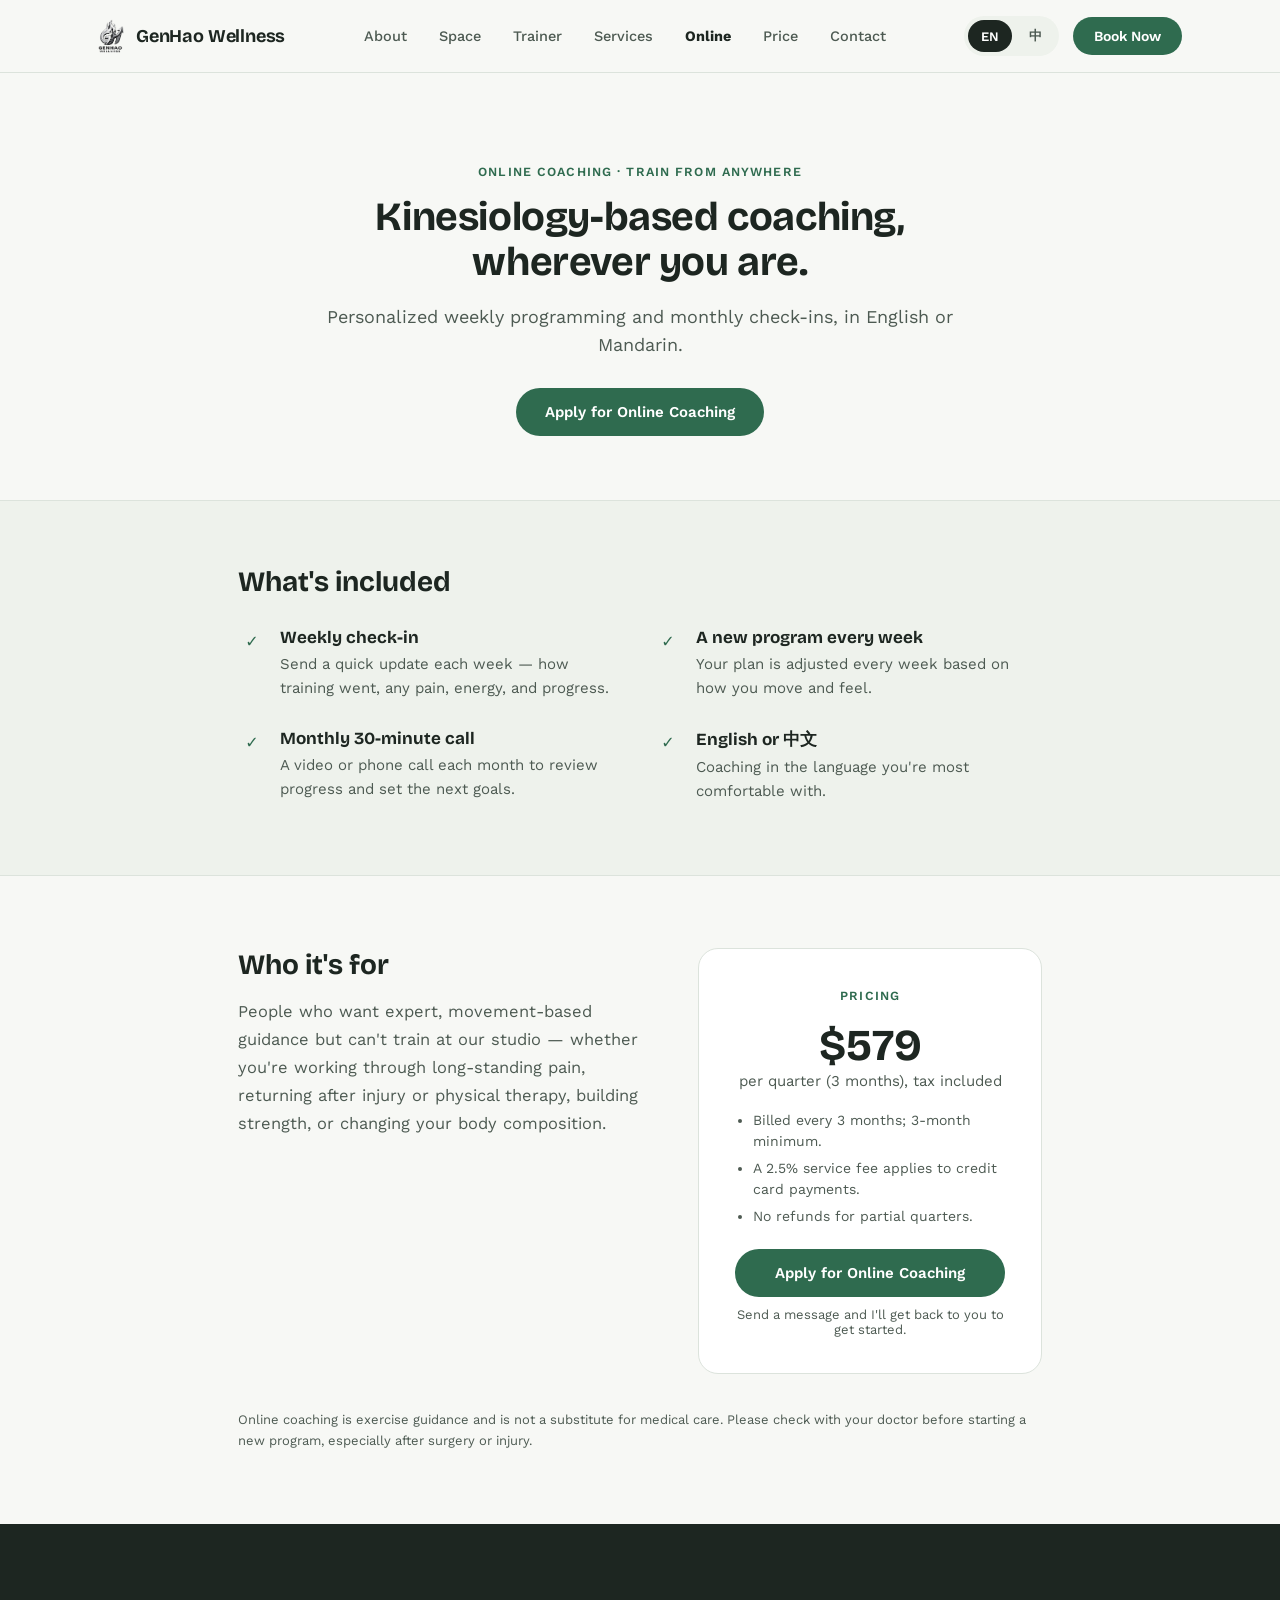
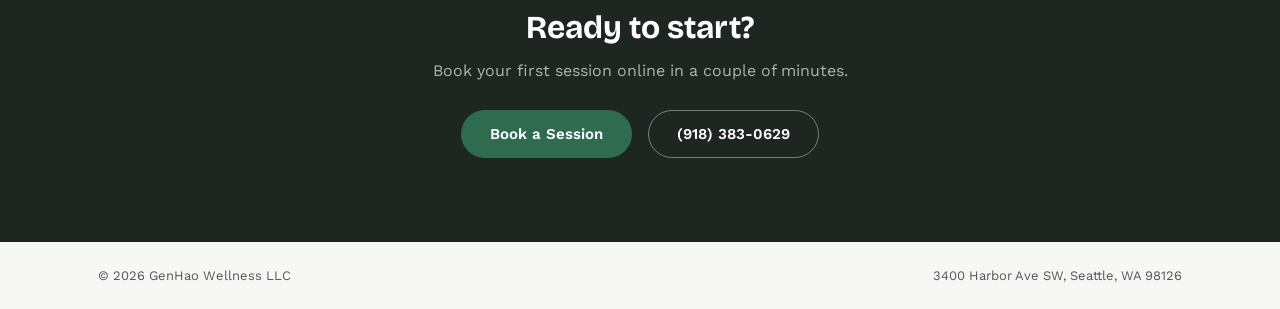
<file: online.html>
<!doctype html>
<html lang="en">
<head>
<meta charset="utf-8">
<meta name="viewport" content="width=device-width, initial-scale=1">
<title>Online Coaching &mdash; GenHao Wellness</title>
<meta name="description" content="Online personal training wherever you are — weekly programming, check-ins, and monthly calls, in English or Mandarin. $579 per quarter, tax included.">
<link rel="canonical" href="https://genhaowellness.com/online">
<link rel="icon" href="favicon.svg" type="image/svg+xml">
<link rel="apple-touch-icon" href="apple-touch-icon.png">
<meta property="og:type" content="website">
<meta property="og:site_name" content="GenHao Wellness">
<meta property="og:title" content="Online Coaching — GenHao Wellness">
<meta property="og:description" content="Online personal training wherever you are — weekly programming, check-ins, and monthly calls, in English or Mandarin. $579 per quarter, tax included.">
<meta property="og:url" content="https://genhaowellness.com/online">
<meta property="og:image" content="https://genhaowellness.com/og-image.jpg">
<meta property="og:image:width" content="1200">
<meta property="og:image:height" content="630">
<meta name="twitter:card" content="summary_large_image">
<link rel="preconnect" href="https://fonts.googleapis.com">
<link rel="preconnect" href="https://fonts.gstatic.com" crossorigin>
<link href="https://fonts.googleapis.com/css2?family=Bricolage+Grotesque:wght@500;600;700;800&family=Work+Sans:wght@400;500;600&display=swap" rel="stylesheet">
<link rel="stylesheet" href="styles.css?v=20261106a">
</head>
<body>
<div id="app"></div>

<script src="common.js?v=20261106a"></script>
<script>
mountPage('online', function (T) {
  const O = T.online;
  const inc = O.included.map(x => `
          <div style="display:flex; gap:14px; align-items:flex-start;">
            <span style="flex:none; width:28px; height:28px; border-radius:9px; background:var(--bg-alt); color:var(--accent); font-weight:700; display:flex; align-items:center; justify-content:center;">✓</span>
            <div><h3 style="font-size:17px; font-weight:700; margin-bottom:4px;">${esc(x[0])}</h3>
            <p style="font-size:15px; line-height:1.6; color:var(--ink-soft);">${esc(x[1])}</p></div>
          </div>`).join('');
  const terms = O.terms.map(t => `<li style="margin-top:6px;">${esc(t)}</li>`).join('');
  const mail = 'mailto:genhaowellness@gmail.com?subject=' + encodeURIComponent('Online Coaching Inquiry');
  return `
  <section class="section-pad" style="padding-top:88px; padding-bottom:64px;">
    <div class="wrap" style="max-width:760px; text-align:center;">
      <span class="eyebrow">${esc(O.eyebrow)}</span>
      <h1 style="font-size:40px; line-height:1.12; font-weight:700; letter-spacing:-0.01em;">${esc(O.heading)}</h1>
      <p style="margin-top:18px; font-size:18px; line-height:1.6; color:var(--ink-soft);">${esc(O.sub)}</p>
      <div style="margin-top:28px;"><a class="btn btn-accent" href="${mail}">${esc(O.cta)}</a></div>
    </div>
  </section>

  <section class="section-pad" style="padding-top:64px; padding-bottom:72px; background:var(--bg-alt); border-top:1px solid var(--line); border-bottom:1px solid var(--line);">
    <div class="wrap" style="max-width:900px;">
      <h2 style="font-size:28px; font-weight:700; margin-bottom:28px;">${esc(O.includedHeading)}</h2>
      <div class="services-grid" style="display:grid; grid-template-columns:1fr 1fr; gap:28px;">${inc}
      </div>
    </div>
  </section>

  <section class="section-pad" style="padding-top:72px; padding-bottom:72px;">
    <div class="wrap services-grid" style="max-width:900px; display:grid; grid-template-columns:1.1fr 0.9fr; gap:40px; align-items:start;">
      <div>
        <h2 style="font-size:28px; font-weight:700; margin-bottom:16px;">${esc(O.forHeading)}</h2>
        <p style="font-size:16.5px; line-height:1.7; color:var(--ink-soft);">${esc(O.forBody)}</p>
      </div>
      <div class="card" style="text-align:center;">
        <span class="eyebrow">${esc(O.priceHeading)}</span>
        <div style="font-family:'Bricolage Grotesque',sans-serif; font-size:44px; font-weight:700;">${esc(O.price)}</div>
        <div style="font-size:15px; color:var(--ink-soft);">${esc(O.pricePer)}</div>
        <ul style="text-align:left; margin:20px 0 0; padding-left:18px; font-size:14px; line-height:1.5; color:var(--ink-soft);">${terms}</ul>
        <a class="btn btn-accent" href="${mail}" style="margin-top:22px; width:100%;">${esc(O.cta)}</a>
        <p style="margin-top:10px; font-size:13px; color:var(--ink-soft);">${esc(O.ctaNote)}</p>
      </div>
    </div>
    <div class="wrap" style="max-width:900px;">
      <p style="margin-top:36px; font-size:13px; line-height:1.6; color:var(--ink-soft);">${esc(O.disclaimer)}</p>
    </div>
  </section>
  `;
});
</script>
<script data-goatcounter="https://genhaowellness.goatcounter.com/count" async src="//gc.zgo.at/count.js"></script>
</body>
</html>
</file>
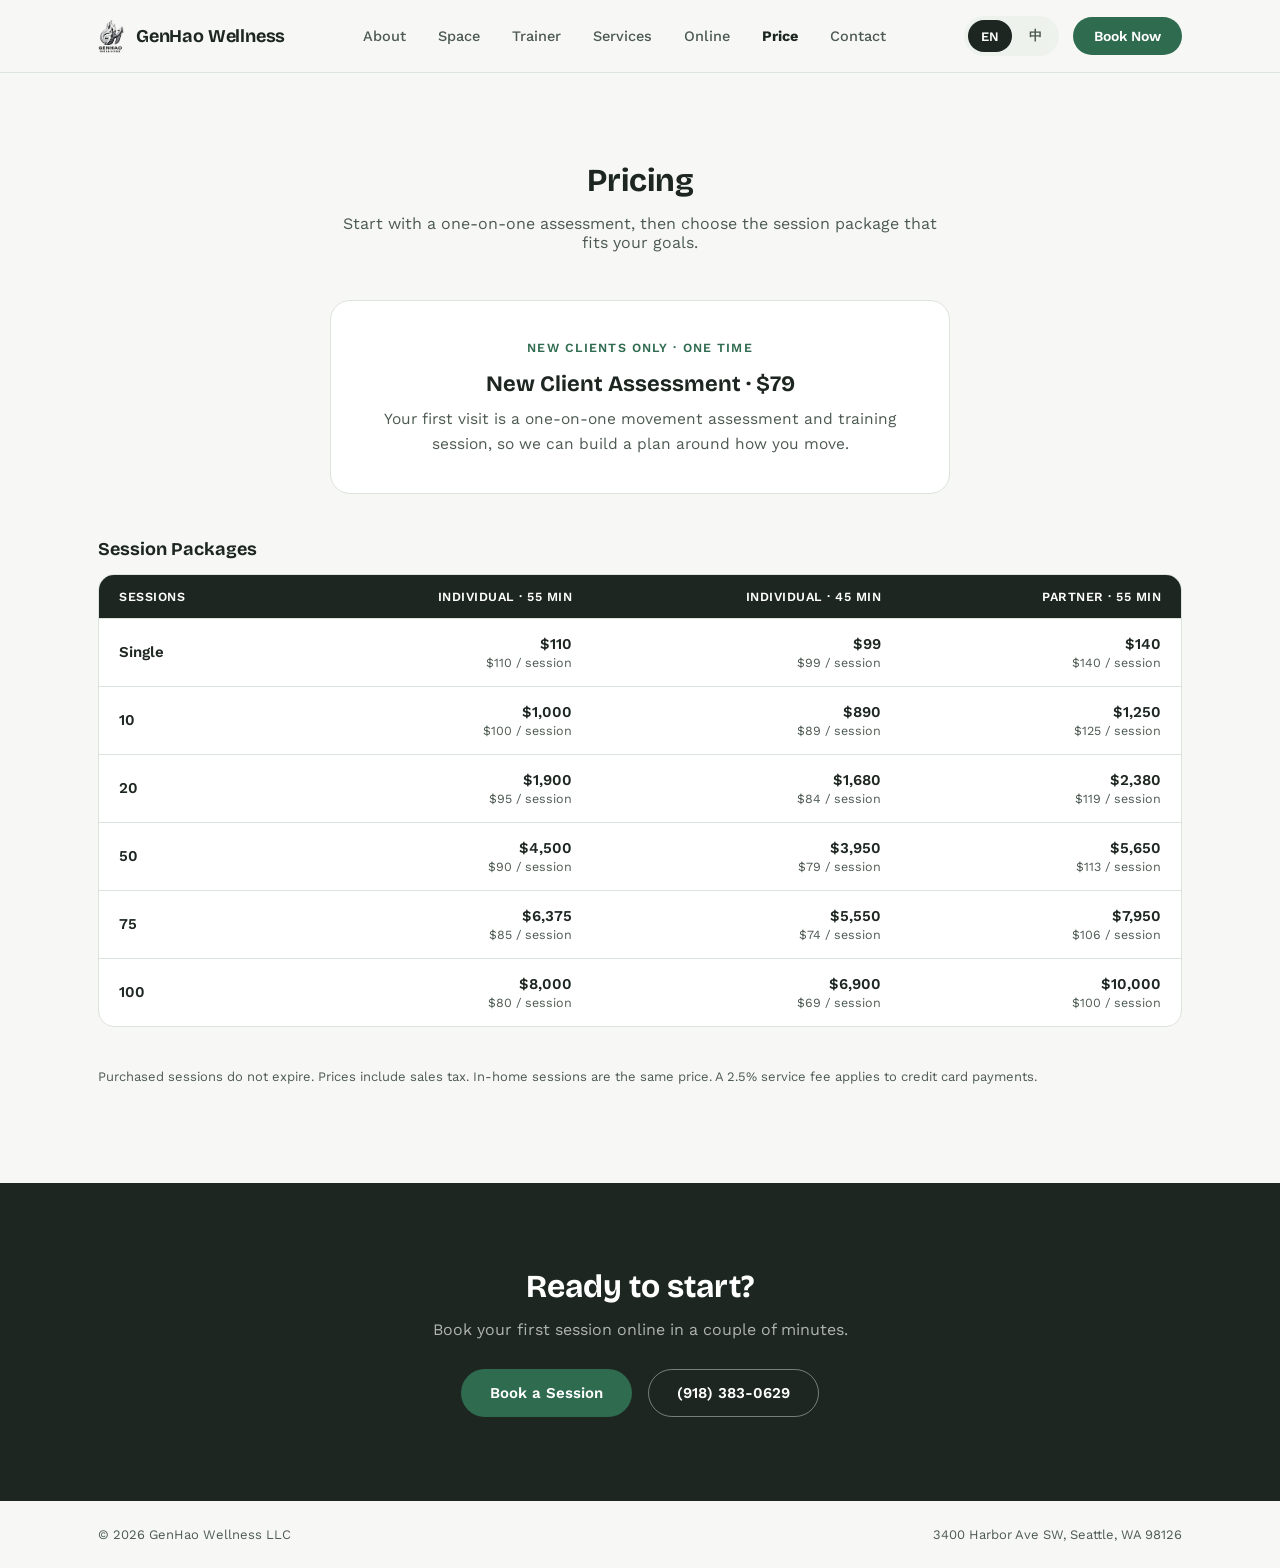
<file: price.html>
<!doctype html>
<html lang="en">
<head>
<meta charset="utf-8">
<meta name="viewport" content="width=device-width, initial-scale=1">
<title>Pricing &mdash; GenHao Wellness</title>
<meta name="description" content="Session packages for personal training at GenHao Wellness, West Seattle.">
<link rel="canonical" href="https://genhaowellness.com/price">
<link rel="icon" href="favicon.svg" type="image/svg+xml">
<link rel="apple-touch-icon" href="apple-touch-icon.png">
<meta property="og:type" content="website">
<meta property="og:site_name" content="GenHao Wellness">
<meta property="og:title" content="Pricing — GenHao Wellness">
<meta property="og:description" content="Session packages for personal training at GenHao Wellness, West Seattle.">
<meta property="og:url" content="https://genhaowellness.com/price">
<meta property="og:image" content="https://genhaowellness.com/og-image.jpg">
<meta property="og:image:width" content="1200">
<meta property="og:image:height" content="630">
<meta name="twitter:card" content="summary_large_image">
<link rel="preconnect" href="https://fonts.googleapis.com">
<link rel="preconnect" href="https://fonts.gstatic.com" crossorigin>
<link href="https://fonts.googleapis.com/css2?family=Bricolage+Grotesque:wght@500;600;700;800&family=Work+Sans:wght@400;500;600&display=swap" rel="stylesheet">
<link rel="stylesheet" href="styles.css?v=20261106a">
</head>
<body>
<div id="app"></div>

<script src="common.js?v=20261106a"></script>
<script>
mountPage('price', function (T) {
  const packageRowsHtml = PACKAGE_DATA.map(row => `
    <tr>
      <td>${row.n === 1 ? esc(T.pricing.singleLabel) : row.n}</td>
      <td><div class="price-total">${fmtMoney(row.ind55)}</div><div class="price-per">${fmtMoney(row.ind55Per)}${T.pricing.perSessionSuffix}</div></td>
      <td><div class="price-total">${fmtMoney(row.ind45)}</div><div class="price-per">${fmtMoney(row.ind45Per)}${T.pricing.perSessionSuffix}</div></td>
      <td><div class="price-total">${fmtMoney(row.partner)}</div><div class="price-per">${fmtMoney(row.partnerPer)}${T.pricing.perSessionSuffix}</div></td>
    </tr>
  `).join('');


  return `
  <section class="section-pad" style="padding-top:88px; padding-bottom:96px;">
    <div class="wrap">
      <div style="text-align:center; max-width:620px; margin:0 auto 48px;">
        <h1 style="font-size:32px; font-weight:700;">${esc(T.pricing.heading)}</h1>
        <p style="margin-top:14px; font-size:16px; color:var(--ink-soft);">${esc(T.pricing.sub)}</p>
      </div>

      <div class="card" style="max-width:620px; margin:0 auto 44px; text-align:center;">
        <span class="eyebrow">${esc(T.pricing.introNote)}</span>
        <h2 style="font-size:22px; font-weight:700;">${esc(T.pricing.introHeading)} · ${fmtMoney(ASSESSMENT_PRICE)}</h2>
        <p style="margin-top:10px; font-size:15.5px; line-height:1.6; color:var(--ink-soft);">${esc(T.pricing.introBody)}</p>
      </div>

      <h2 style="font-size:18px; font-weight:700; margin-bottom:14px;">${esc(T.pricing.packagesHeading)}</h2>
      <div class="table-wrap">
        <table>
          <thead><tr style="background:var(--ink);">
            <th>${esc(T.pricing.packagesCols.sessions)}</th>
            <th>${esc(T.pricing.packagesCols.ind55)}</th>
            <th>${esc(T.pricing.packagesCols.ind45)}</th>
            <th>${esc(T.pricing.packagesCols.partner)}</th>
          </tr></thead>
          <tbody>${packageRowsHtml}</tbody>
        </table>
      </div>

      <p style="font-size:13px; color:var(--ink-soft); line-height:1.6;">${esc(T.pricing.note)}</p>
    </div>
  </section>
  `;
});
</script>
<script data-goatcounter="https://genhaowellness.goatcounter.com/count" async src="//gc.zgo.at/count.js"></script>
</body>
</html>
</file>
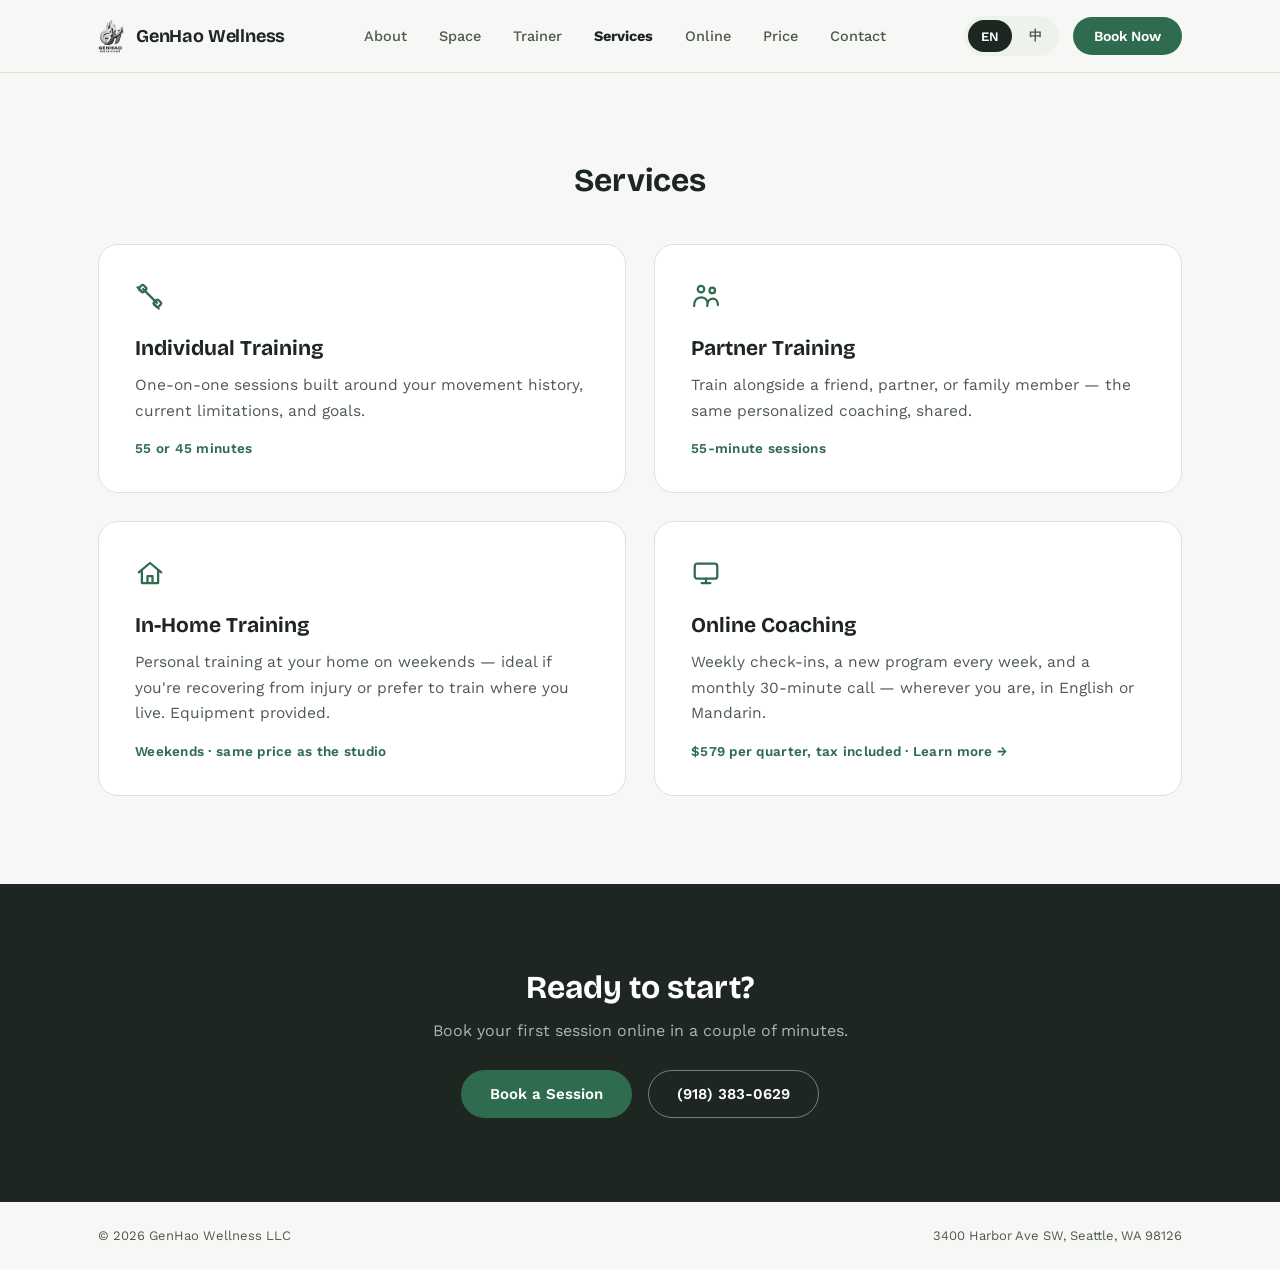
<file: services.html>
<!doctype html>
<html lang="en">
<head>
<meta charset="utf-8">
<meta name="viewport" content="width=device-width, initial-scale=1">
<title>Services &mdash; GenHao Wellness</title>
<meta name="description" content="Individual and partner personal training sessions at GenHao Wellness, West Seattle.">
<link rel="canonical" href="https://genhaowellness.com/services">
<link rel="icon" href="favicon.svg" type="image/svg+xml">
<link rel="apple-touch-icon" href="apple-touch-icon.png">
<meta property="og:type" content="website">
<meta property="og:site_name" content="GenHao Wellness">
<meta property="og:title" content="Services — GenHao Wellness">
<meta property="og:description" content="Individual and partner personal training sessions at GenHao Wellness, West Seattle.">
<meta property="og:url" content="https://genhaowellness.com/services">
<meta property="og:image" content="https://genhaowellness.com/og-image.jpg">
<meta property="og:image:width" content="1200">
<meta property="og:image:height" content="630">
<meta name="twitter:card" content="summary_large_image">
<link rel="preconnect" href="https://fonts.googleapis.com">
<link rel="preconnect" href="https://fonts.gstatic.com" crossorigin>
<link href="https://fonts.googleapis.com/css2?family=Bricolage+Grotesque:wght@500;600;700;800&family=Work+Sans:wght@400;500;600&display=swap" rel="stylesheet">
<link rel="stylesheet" href="styles.css?v=20261106a">
</head>
<body>
<div id="app"></div>

<script src="common.js?v=20261106a"></script>
<script>
mountPage('services', function (T) {
  return `
  <section class="section-pad" style="padding-top:88px; padding-bottom:88px;">
    <div class="wrap">
      <h1 style="font-size:32px; font-weight:700; text-align:center; margin-bottom:44px;">${esc(T.services.heading)}</h1>
      <div class="services-grid" style="display:grid; grid-template-columns:1fr 1fr; gap:28px;">
        <div class="card">
          <svg width="30" height="30" viewBox="0 0 24 24" fill="none" stroke="${ACCENT_HEX}" stroke-width="1.8" stroke-linecap="round" stroke-linejoin="round">
            <path d="M6.5 6.5 L17.5 17.5"></path><path d="M5 8 L2 5 M16 19 L19 22"></path>
            <rect x="3.6" y="3.6" width="5" height="5" rx="1.4" transform="rotate(45 6.1 6.1)"></rect>
            <rect x="15.4" y="15.4" width="5" height="5" rx="1.4" transform="rotate(45 17.9 17.9)"></rect>
          </svg>
          <h2 style="margin-top:20px; font-size:21px; font-weight:700;">${esc(T.services.individual.title)}</h2>
          <p style="margin-top:12px; font-size:15.5px; line-height:1.65; color:var(--ink-soft);">${esc(T.services.individual.desc)}</p>
          <p style="margin-top:16px; font-size:13.5px; font-weight:600; color:var(--accent); letter-spacing:0.02em;">${esc(T.services.individual.note)}</p>
        </div>
        <div class="card">
          <svg width="30" height="30" viewBox="0 0 24 24" fill="none" stroke="${ACCENT_HEX}" stroke-width="1.8" stroke-linecap="round" stroke-linejoin="round">
            <circle cx="8" cy="6.5" r="2.6"></circle><circle cx="17" cy="7.5" r="2.2"></circle>
            <path d="M2.5 20 C2.5 15.6 4.9 13 8 13 C10.6 13 12.7 14.7 13.4 17.2"></path>
            <path d="M13 20 C13 16.4 14.8 14 17.3 14 C19.6 14 21.5 15.9 21.5 19.2"></path>
          </svg>
          <h2 style="margin-top:20px; font-size:21px; font-weight:700;">${esc(T.services.partner.title)}</h2>
          <p style="margin-top:12px; font-size:15.5px; line-height:1.65; color:var(--ink-soft);">${esc(T.services.partner.desc)}</p>
          <p style="margin-top:16px; font-size:13.5px; font-weight:600; color:var(--accent); letter-spacing:0.02em;">${esc(T.services.partner.note)}</p>
        </div>
        <div class="card">
          <svg width="30" height="30" viewBox="0 0 24 24" fill="none" stroke="${ACCENT_HEX}" stroke-width="1.8" stroke-linecap="round" stroke-linejoin="round">
            <path d="M3 11.5 L12 4 L21 11.5"></path><path d="M5.5 10 V20 H18.5 V10"></path><path d="M10 20 V14.5 H14 V20"></path>
          </svg>
          <h2 style="margin-top:20px; font-size:21px; font-weight:700;">${esc(T.services.inhome.title)}</h2>
          <p style="margin-top:12px; font-size:15.5px; line-height:1.65; color:var(--ink-soft);">${esc(T.services.inhome.desc)}</p>
          <p style="margin-top:16px; font-size:13.5px; font-weight:600; color:var(--accent); letter-spacing:0.02em;">${esc(T.services.inhome.note)}</p>
        </div>
        <div class="card">
          <svg width="30" height="30" viewBox="0 0 24 24" fill="none" stroke="${ACCENT_HEX}" stroke-width="1.8" stroke-linecap="round" stroke-linejoin="round">
            <rect x="3" y="4.5" width="18" height="12" rx="2"></rect><path d="M8.5 20 H15.5"></path><path d="M12 16.5 V20"></path>
          </svg>
          <h2 style="margin-top:20px; font-size:21px; font-weight:700;">${esc(T.services.online.title)}</h2>
          <p style="margin-top:12px; font-size:15.5px; line-height:1.65; color:var(--ink-soft);">${esc(T.services.online.desc)}</p>
          <p style="margin-top:16px; font-size:13.5px; font-weight:600; color:var(--accent); letter-spacing:0.02em;">${esc(T.services.online.note)} · <a href="online.html">${esc(T.services.online.link)} →</a></p>
        </div>
      </div>
    </div>
  </section>
  `;
});
</script>
<script data-goatcounter="https://genhaowellness.goatcounter.com/count" async src="//gc.zgo.at/count.js"></script>
</body>
</html>
</file>
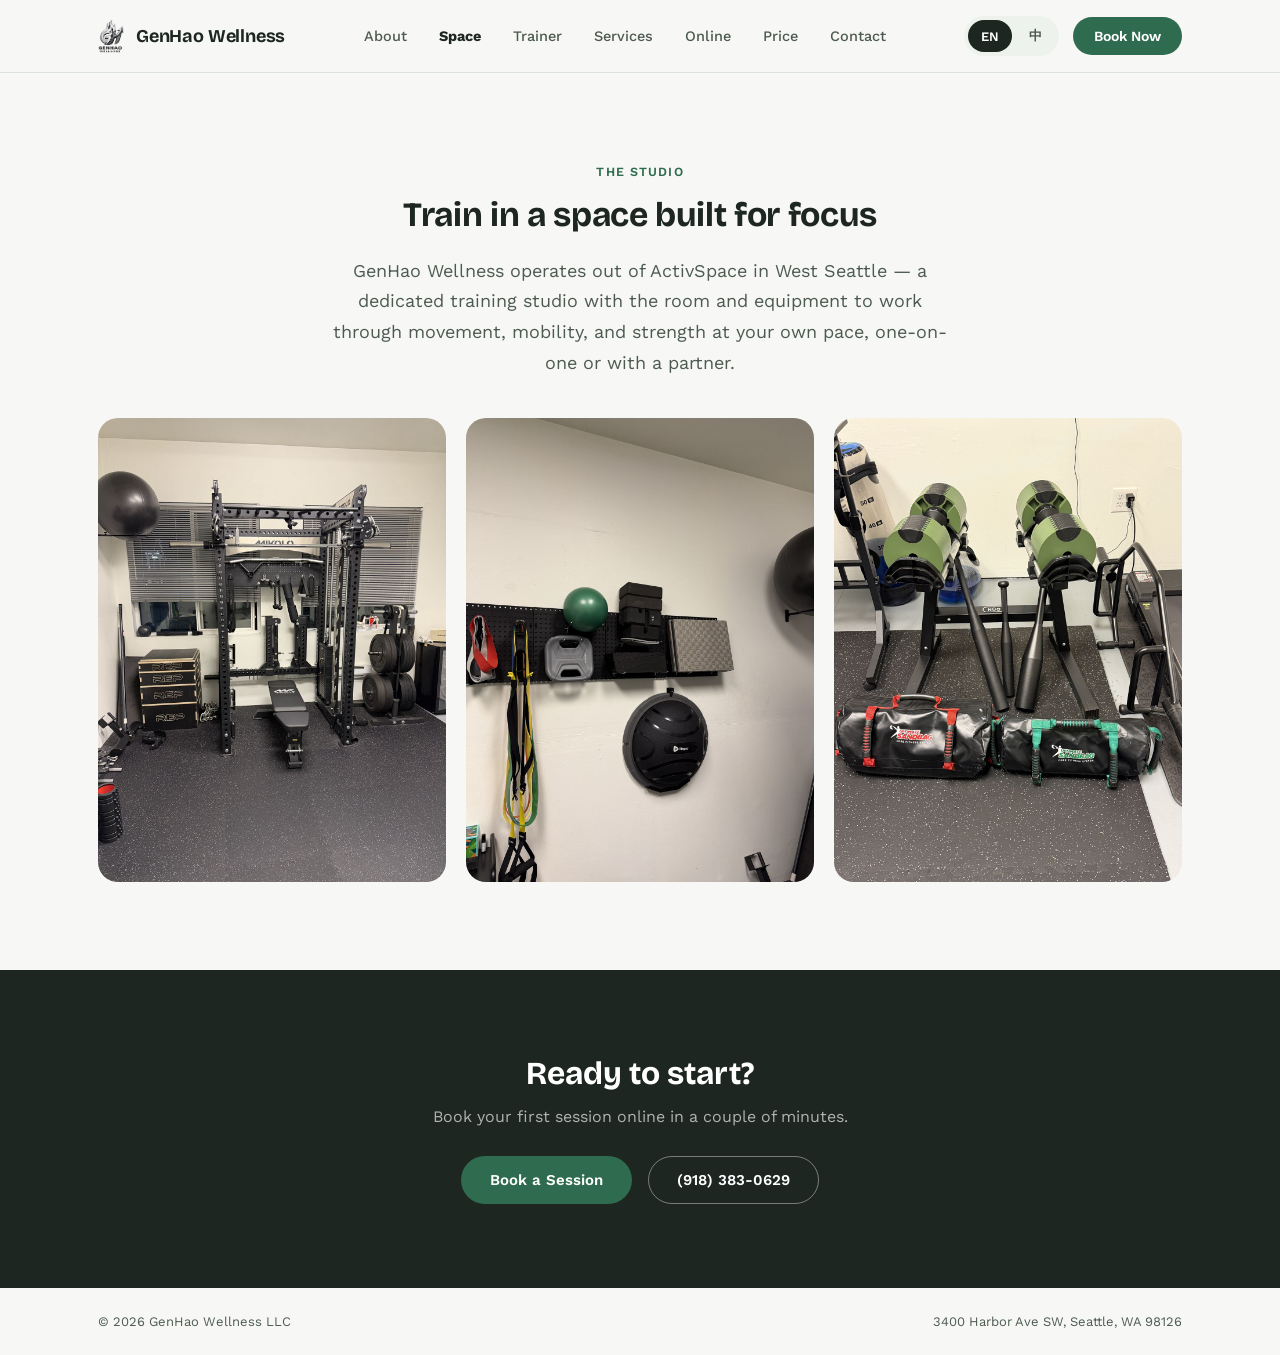
<file: space.html>
<!doctype html>
<html lang="en">
<head>
<meta charset="utf-8">
<meta name="viewport" content="width=device-width, initial-scale=1">
<title>The Studio &mdash; GenHao Wellness</title>
<meta name="description" content="Take a look at the GenHao Wellness training studio at ActivSpace in West Seattle, WA.">
<link rel="canonical" href="https://genhaowellness.com/space">
<link rel="icon" href="favicon.svg" type="image/svg+xml">
<link rel="apple-touch-icon" href="apple-touch-icon.png">
<meta property="og:type" content="website">
<meta property="og:site_name" content="GenHao Wellness">
<meta property="og:title" content="The Studio — GenHao Wellness">
<meta property="og:description" content="Take a look at the GenHao Wellness training studio at ActivSpace in West Seattle, WA.">
<meta property="og:url" content="https://genhaowellness.com/space">
<meta property="og:image" content="https://genhaowellness.com/og-image.jpg">
<meta property="og:image:width" content="1200">
<meta property="og:image:height" content="630">
<meta name="twitter:card" content="summary_large_image">
<link rel="preconnect" href="https://fonts.googleapis.com">
<link rel="preconnect" href="https://fonts.gstatic.com" crossorigin>
<link href="https://fonts.googleapis.com/css2?family=Bricolage+Grotesque:wght@500;600;700;800&family=Work+Sans:wght@400;500;600&display=swap" rel="stylesheet">
<link rel="stylesheet" href="styles.css?v=20261106a">
</head>
<body>
<div id="app"></div>

<script src="common.js?v=20261106a"></script>
<script>
mountPage('space', function (T) {
  return `
  <section class="section-pad" style="padding-top:88px; padding-bottom:88px;">
    <div class="wrap" style="max-width:720px; text-align:center; margin:0 auto;">
      <span class="eyebrow">${esc(T.space.eyebrow)}</span>
      <h1 style="font-size:34px; font-weight:700; letter-spacing:-0.01em; line-height:1.2;">${esc(T.space.heading)}</h1>
      <p style="margin-top:20px; font-size:18px; line-height:1.7; color:var(--ink-soft);">${esc(T.space.body)}</p>
    </div>
    <div class="wrap">
      <div class="space-photo-grid" style="grid-template-columns:repeat(3, 1fr);">
        <img src="studio-1.jpg" alt="Training rack and equipment at GenHao Wellness studio" loading="lazy" style="width:100%; aspect-ratio:3/4; object-fit:cover; border-radius:20px; display:block;">
        <img src="studio-2.jpg" alt="Mobility and accessory equipment wall" loading="lazy" style="width:100%; aspect-ratio:3/4; object-fit:cover; border-radius:20px; display:block;">
        <img src="studio-3.jpg" alt="Adjustable dumbbells, clubs and sandbags" loading="lazy" style="width:100%; aspect-ratio:3/4; object-fit:cover; border-radius:20px; display:block;">
      </div>
    </div>
  </section>
  `;
});
</script>
<script data-goatcounter="https://genhaowellness.goatcounter.com/count" async src="//gc.zgo.at/count.js"></script>
</body>
</html>
</file>
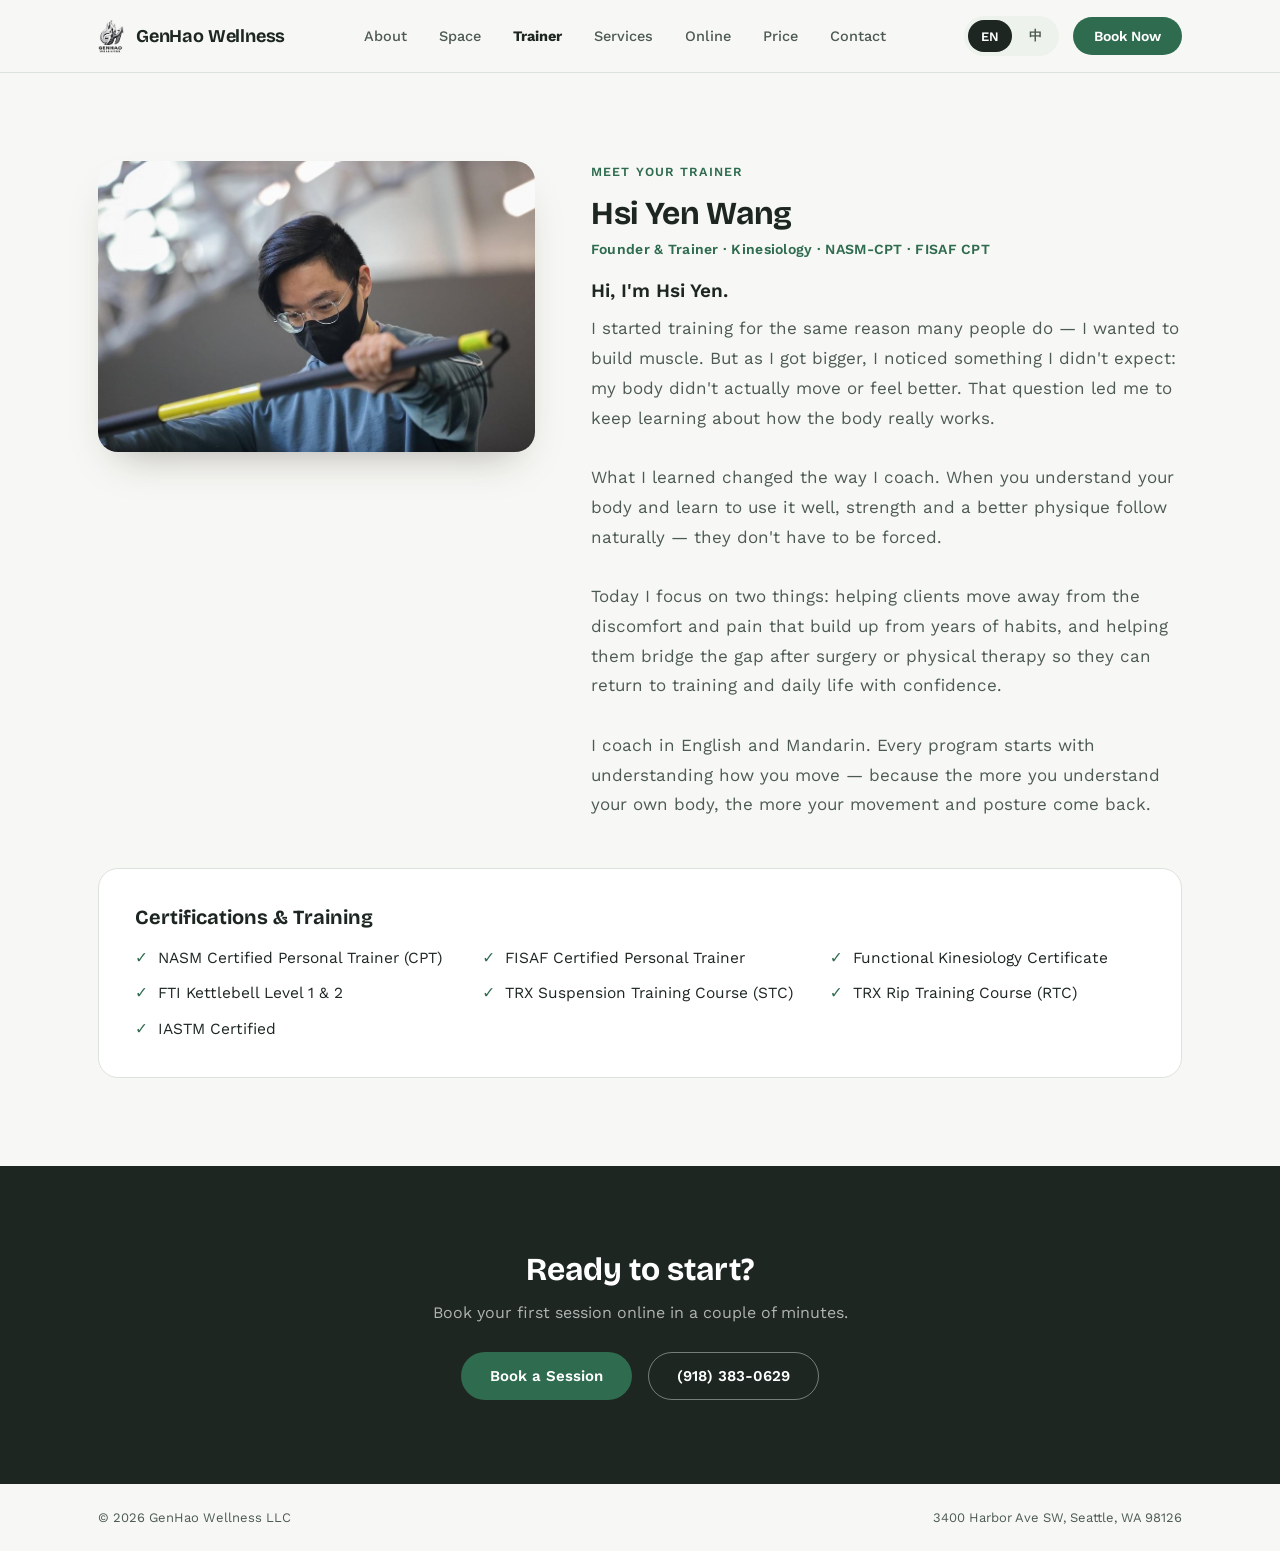
<file: trainer.html>
<!doctype html>
<html lang="en">
<head>
<meta charset="utf-8">
<meta name="viewport" content="width=device-width, initial-scale=1">
<title>Meet Your Trainer &mdash; GenHao Wellness</title>
<meta name="description" content="Meet Hsi Yen Wang, founder and trainer at GenHao Wellness — kinesiology background, IASTM certified.">
<link rel="canonical" href="https://genhaowellness.com/trainer">
<link rel="icon" href="favicon.svg" type="image/svg+xml">
<link rel="apple-touch-icon" href="apple-touch-icon.png">
<meta property="og:type" content="website">
<meta property="og:site_name" content="GenHao Wellness">
<meta property="og:title" content="Meet Your Trainer — GenHao Wellness">
<meta property="og:description" content="Meet Hsi Yen Wang, founder and trainer at GenHao Wellness — kinesiology background, IASTM certified.">
<meta property="og:url" content="https://genhaowellness.com/trainer">
<meta property="og:image" content="https://genhaowellness.com/og-image.jpg">
<meta property="og:image:width" content="1200">
<meta property="og:image:height" content="630">
<meta name="twitter:card" content="summary_large_image">
<link rel="preconnect" href="https://fonts.googleapis.com">
<link rel="preconnect" href="https://fonts.gstatic.com" crossorigin>
<link href="https://fonts.googleapis.com/css2?family=Bricolage+Grotesque:wght@500;600;700;800&family=Work+Sans:wght@400;500;600&display=swap" rel="stylesheet">
<link rel="stylesheet" href="styles.css?v=20261106a">
</head>
<body>
<div id="app"></div>

<script src="common.js?v=20261106a"></script>
<script>
mountPage('trainer', function (T) {
  return `
  <section class="section-pad" style="padding-top:88px; padding-bottom:88px;">
    <div class="wrap">
      <div class="trainer-grid" style="display:grid; grid-template-columns:0.85fr 1.15fr; gap:56px; align-items:start;">
        <img class="trainer-photo" src="trainer-hsiyen.jpg" alt="${esc(T.trainer.name)}" style="width:100%; border-radius:20px; display:block; object-fit:cover; box-shadow:0 20px 40px -20px rgba(38,25,15,0.35);">
        <div>
          <span class="eyebrow">${esc(T.trainer.eyebrow)}</span>
          <h1 style="font-size:32px; font-weight:700; letter-spacing:-0.01em; line-height:1.2;">${esc(T.trainer.name)}</h1>
          <p style="margin-top:8px; font-size:14px; font-weight:600; letter-spacing:0.02em; color:var(--accent);">${esc(T.trainer.credentials)}</p>
          <p style="margin-top:22px; font-size:19px; font-weight:600;">${esc(T.trainer.greeting || "")}</p>
          <p style="margin-top:12px; font-size:17px; line-height:1.75; color:var(--ink-soft); white-space:pre-line;">${esc(T.trainer.bio)}</p>
        </div>
      </div>
      <div class="card" style="margin-top:48px;">
        <h2 style="font-size:20px; font-weight:700; margin-bottom:18px;">${esc(T.trainer.certsHeading)}</h2>
        <ul class="certs-list" style="margin:0; padding:0; list-style:none; display:grid; grid-template-columns:repeat(auto-fit, minmax(260px, 1fr)); gap:12px 32px;">
          ${(T.trainer.certs || []).map(c => `<li style="display:flex; gap:10px; align-items:flex-start; font-size:15.5px; line-height:1.5;"><span style="color:var(--accent); font-weight:700;">✓</span><span>${esc(c)}</span></li>`).join('')}
        </ul>
      </div>
    </div>
  </section>
  `;
});
</script>
<script data-goatcounter="https://genhaowellness.goatcounter.com/count" async src="//gc.zgo.at/count.js"></script>
</body>
</html>
</file>
<file: styles.css>
:root {
  --bg: #F7F8F5;
  --bg-alt: #EEF2EC;
  --ink: #1D2621;
  --ink-soft: #4D5A52;
  --accent: #2F6B4F;
  --accent-dark: #24543E;
  --line: #DCE3DC;
  --white: #FFFFFF;
}
* { box-sizing: border-box; }
html { scroll-behavior: smooth; }
body { margin: 0; background: var(--bg); color: var(--ink); font-family: 'Work Sans', system-ui, -apple-system, sans-serif; }
h1, h2, h3 { font-family: 'Bricolage Grotesque', system-ui, sans-serif; margin: 0; }
p { margin: 0; }
a { color: var(--accent); text-decoration: none; }
a:hover { color: var(--accent-dark); }
img { max-width: 100%; }
.wrap { max-width: 1180px; margin: 0 auto; padding: 0 48px; }
.btn {
  display: inline-flex; align-items: center; justify-content: center;
  padding: 14px 28px; border-radius: 999px; font-weight: 600; font-size: 15px;
  white-space: nowrap; cursor: pointer; border: 1px solid transparent;
}
.btn-accent { background: var(--accent); color: var(--white); }
.btn-accent:hover { background: var(--accent-dark); color: var(--white); }
.btn-ghost { background: transparent; color: var(--accent); border-color: var(--accent); }
.btn-ghost:hover { background: var(--bg-alt); color: var(--accent-dark); }
.btn-outline { background: transparent; color: var(--white); border-color: rgba(255,255,255,0.4); }
.btn-outline:hover { border-color: #fff; color: #fff; }
.eyebrow {
  display: inline-block; font-size: 12.5px; font-weight: 600; letter-spacing: 0.09em;
  text-transform: uppercase; color: var(--accent); margin-bottom: 16px;
}
.lang-switch { display: flex; gap: 4px; background: var(--bg-alt); border-radius: 999px; padding: 4px; }
.lang-btn {
  border: none; background: transparent; font-family: 'Work Sans', sans-serif; font-size: 13px;
  font-weight: 600; padding: 7px 13px; border-radius: 999px; cursor: pointer; color: var(--ink-soft);
}
.lang-btn.active { background: var(--ink); color: var(--white); }
table { border-collapse: collapse; width: 100%; }
.card { background: var(--white); border: 1px solid var(--line); border-radius: 20px; padding: 36px; }
.table-wrap { background: var(--white); border-radius: 16px; overflow: hidden; border: 1px solid var(--line); margin-bottom: 40px; }
th { text-align: right; padding: 14px 20px; color: var(--white); font-size: 12.5px; font-weight: 600; letter-spacing: 0.04em; text-transform: uppercase; }
th:first-child { text-align: left; }
td { padding: 16px 20px; text-align: right; border-top: 1px solid var(--line); }
td:first-child { text-align: left; font-weight: 600; font-size: 15px; }
.price-total { font-weight: 600; font-size: 15px; }
.price-per { font-size: 12.5px; color: var(--ink-soft); margin-top: 2px; }

/* Nav */
.nav-links { display: flex; align-items: center; gap: 32px; }
.nav-links a { color: var(--ink-soft); font-weight: 500; font-size: 14.5px; }
.nav-links a.nav-active { color: var(--ink); font-weight: 700; }
.menu-btn { display: none; align-items: center; justify-content: center; width: 42px; height: 42px; border-radius: 12px; border: 1px solid var(--line); background: var(--white); color: var(--ink); cursor: pointer; padding: 0; }
.mobile-nav { display: none; border-top: 1px solid var(--line); padding: 8px 22px 14px; }
.mobile-nav.open { display: block; }
.mobile-nav a { display: block; padding: 13px 4px; font-size: 16px; font-weight: 500; color: var(--ink-soft); border-bottom: 1px solid var(--line); }
.mobile-nav a:last-child { border-bottom: none; }
.mobile-nav a.nav-active { color: var(--ink); font-weight: 700; }

/* Space page photo placeholder (until real studio photos are added) */
.space-photo-grid { display: grid; grid-template-columns: 1fr 1fr; gap: 20px; margin-top: 40px; }
.space-photo-placeholder {
  aspect-ratio: 4 / 3; border-radius: 20px; border: 1.5px dashed var(--line);
  background: var(--bg-alt); display: flex; align-items: center; justify-content: center;
  color: var(--ink-soft); font-size: 13.5px; text-align: center; padding: 16px;
}

@media (max-width: 1000px) {
  .cards-4 { grid-template-columns: 1fr 1fr !important; }
}

@media (max-width: 760px) {
  .wrap { padding: 0 22px; }
  .hero-grid { grid-template-columns: 1fr !important; }
  .hero-visual { display: none !important; }
  .about-body { font-size: 17px !important; }
  .services-grid { grid-template-columns: 1fr !important; }
  .location-grid { grid-template-columns: 1fr !important; }
  .trainer-grid { grid-template-columns: 1fr !important; }
  .trainer-photo { max-width: 280px !important; margin: 0 auto; }
  .space-photo-grid { grid-template-columns: 1fr !important; }
  .cards-4, .cards-3 { grid-template-columns: 1fr !important; }
  .nav-links { display: none !important; }
  .menu-btn { display: inline-flex; }
  .brand-text { display: none; }
  .hero-headline { font-size: 40px !important; }
  .section-pad { padding-top: 56px !important; padding-bottom: 56px !important; }
  .table-wrap { overflow-x: auto; }
  .table-wrap table { min-width: 560px; }
}
</file>
